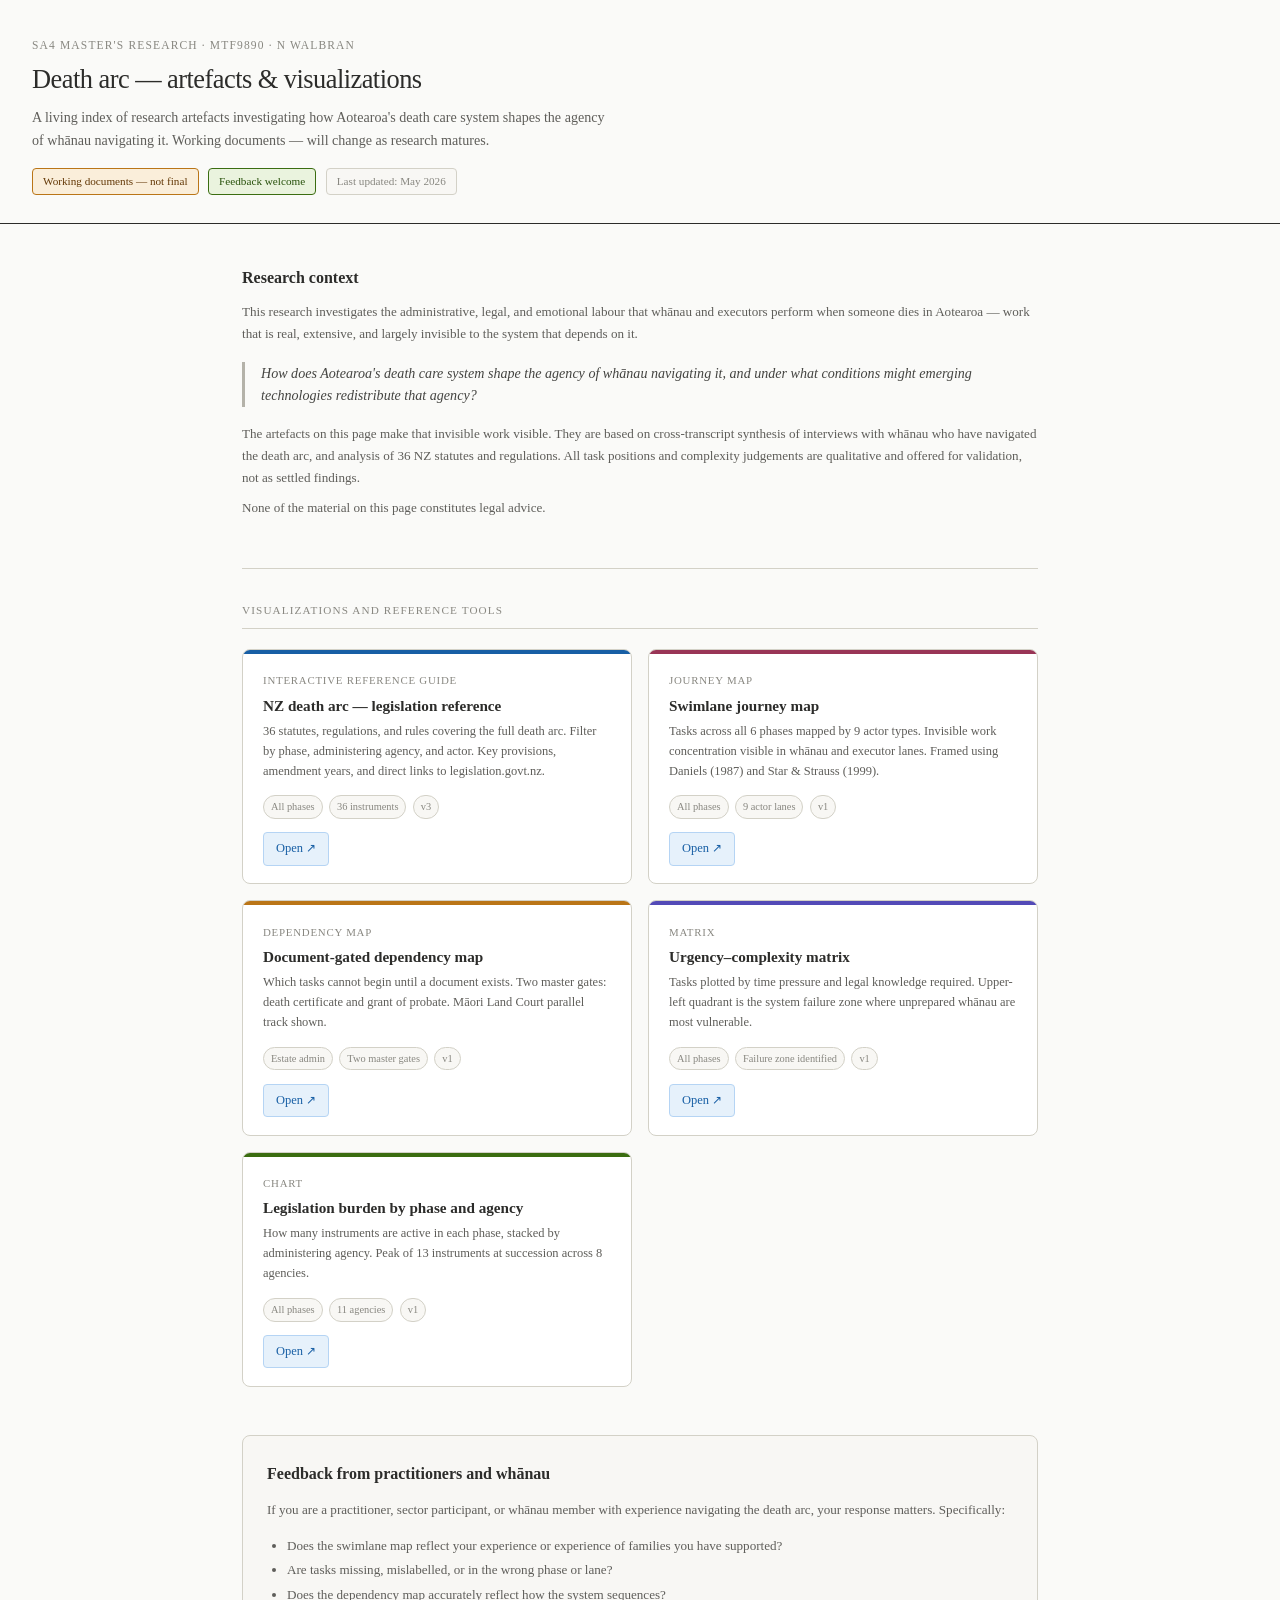
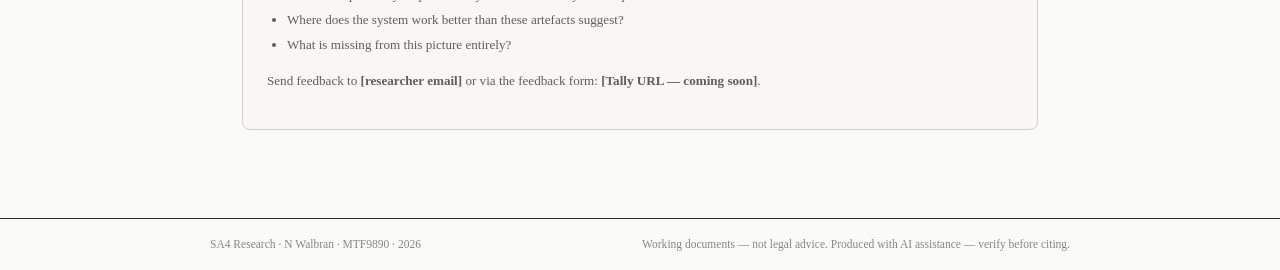
<file: index.html>
<!DOCTYPE html>
<html lang="en">
<head>
<meta charset="UTF-8">
<meta name="viewport" content="width=device-width, initial-scale=1.0">
<title>SA4 Research — Death Arc Artefacts</title>
<link rel="stylesheet" href="style.css">
</head>
<body>
<header class="site-header">
  <div class="eyebrow">SA4 Master's Research · MTF9890 · N Walbran</div>
  <h1>Death arc — artefacts &amp; visualizations</h1>
  <p class="subtitle">A living index of research artefacts investigating how Aotearoa's death care system shapes the agency of whānau navigating it. Working documents — will change as research matures.</p>
  <div class="badge-row">
    <span class="badge badge-draft">Working documents — not final</span>
    <span class="badge badge-live">Feedback welcome</span>
    <span class="badge badge-neutral">Last updated: May 2026</span>
  </div>
</header>
<main class="site-main">
  <div class="context-block">
    <h2>Research context</h2>
    <p>This research investigates the administrative, legal, and emotional labour that whānau and executors perform when someone dies in Aotearoa — work that is real, extensive, and largely invisible to the system that depends on it.</p>
    <div class="research-question">How does Aotearoa's death care system shape the agency of whānau navigating it, and under what conditions might emerging technologies redistribute that agency?</div>
    <p>The artefacts on this page make that invisible work visible. They are based on cross-transcript synthesis of interviews with whānau who have navigated the death arc, and analysis of 36 NZ statutes and regulations. All task positions and complexity judgements are qualitative and offered for validation, not as settled findings.</p>
    <p class="small muted">None of the material on this page constitutes legal advice.</p>
  </div>
  <hr>
  <div class="section-label">Visualizations and reference tools</div>
  <div class="card-grid">
    <div class="artefact-card">
      <div class="card-accent" style="background:#185FA5"></div>
      <div class="card-body">
        <div class="card-type">Interactive reference guide</div>
        <div class="card-title">NZ death arc — legislation reference</div>
        <div class="card-desc">36 statutes, regulations, and rules covering the full death arc. Filter by phase, administering agency, and actor. Key provisions, amendment years, and direct links to legislation.govt.nz.</div>
        <div class="card-tags">
          <span class="card-tag">All phases</span>
          <span class="card-tag">36 instruments</span>
          <span class="card-tag">v3</span>
        </div>
        <a class="card-cta" href="nz_death_arc_legislation_v3.html">Open ↗</a>
      </div>
    </div>
    <div class="artefact-card">
      <div class="card-accent" style="background:#993556"></div>
      <div class="card-body">
        <div class="card-type">Journey map</div>
        <div class="card-title">Swimlane journey map</div>
        <div class="card-desc">Tasks across all 6 phases mapped by 9 actor types. Invisible work concentration visible in whānau and executor lanes. Framed using Daniels (1987) and Star &amp; Strauss (1999).</div>
        <div class="card-tags">
          <span class="card-tag">All phases</span>
          <span class="card-tag">9 actor lanes</span>
          <span class="card-tag">v1</span>
        </div>
        <a class="card-cta" href="01_swimlane_journey_map.html">Open ↗</a>
      </div>
    </div>
    <div class="artefact-card">
      <div class="card-accent" style="background:#BA7517"></div>
      <div class="card-body">
        <div class="card-type">Dependency map</div>
        <div class="card-title">Document-gated dependency map</div>
        <div class="card-desc">Which tasks cannot begin until a document exists. Two master gates: death certificate and grant of probate. Māori Land Court parallel track shown.</div>
        <div class="card-tags">
          <span class="card-tag">Estate admin</span>
          <span class="card-tag">Two master gates</span>
          <span class="card-tag">v1</span>
        </div>
        <a class="card-cta" href="02_dependency_map.html">Open ↗</a>
      </div>
    </div>
    <div class="artefact-card">
      <div class="card-accent" style="background:#534AB7"></div>
      <div class="card-body">
        <div class="card-type">Matrix</div>
        <div class="card-title">Urgency–complexity matrix</div>
        <div class="card-desc">Tasks plotted by time pressure and legal knowledge required. Upper-left quadrant is the system failure zone where unprepared whānau are most vulnerable.</div>
        <div class="card-tags">
          <span class="card-tag">All phases</span>
          <span class="card-tag">Failure zone identified</span>
          <span class="card-tag">v1</span>
        </div>
        <a class="card-cta" href="03_urgency_complexity_matrix.html">Open ↗</a>
      </div>
    </div>
    <div class="artefact-card">
      <div class="card-accent" style="background:#3B6D11"></div>
      <div class="card-body">
        <div class="card-type">Chart</div>
        <div class="card-title">Legislation burden by phase and agency</div>
        <div class="card-desc">How many instruments are active in each phase, stacked by administering agency. Peak of 13 instruments at succession across 8 agencies.</div>
        <div class="card-tags">
          <span class="card-tag">All phases</span>
          <span class="card-tag">11 agencies</span>
          <span class="card-tag">v1</span>
        </div>
        <a class="card-cta" href="04_burden_chart.html">Open ↗</a>
      </div>
    </div>
  </div>
  <div class="feedback-box">
    <h2>Feedback from practitioners and whānau</h2>
    <p>If you are a practitioner, sector participant, or whānau member with experience navigating the death arc, your response matters. Specifically:</p>
    <ul>
      <li>Does the swimlane map reflect your experience or experience of families you have supported?</li>
      <li>Are tasks missing, mislabelled, or in the wrong phase or lane?</li>
      <li>Does the dependency map accurately reflect how the system sequences?</li>
      <li>Where does the system work better than these artefacts suggest?</li>
      <li>What is missing from this picture entirely?</li>
    </ul>
    <p style="margin-top:0.75rem">Send feedback to <strong>[researcher email]</strong> or via the feedback form: <strong>[Tally URL — coming soon]</strong>.</p>
  </div>
</main>
<footer class="site-footer">
  <div class="container">
    <span>SA4 Research · N Walbran · MTF9890 · 2026</span>
    <span>Working documents — not legal advice. Produced with AI assistance — verify before citing.</span>
  </div>
</footer>
</body>
</html>
</file>
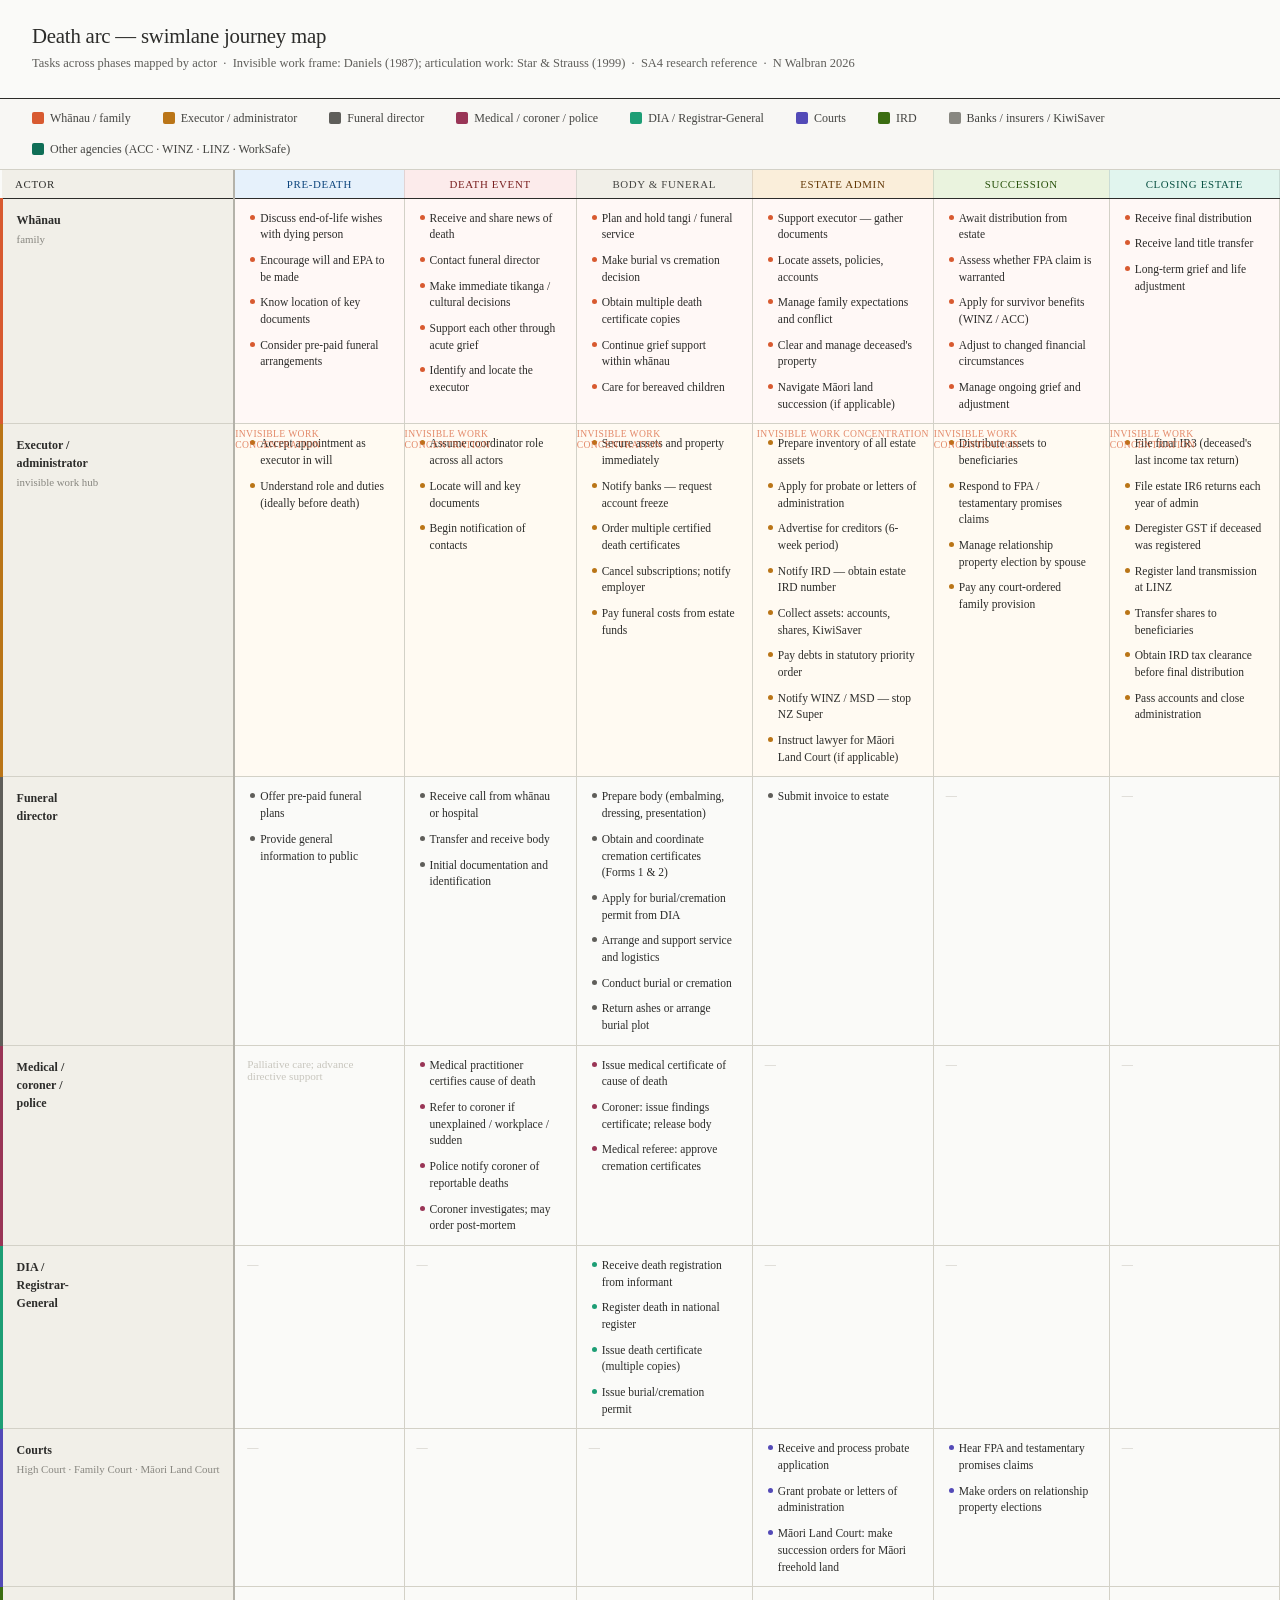
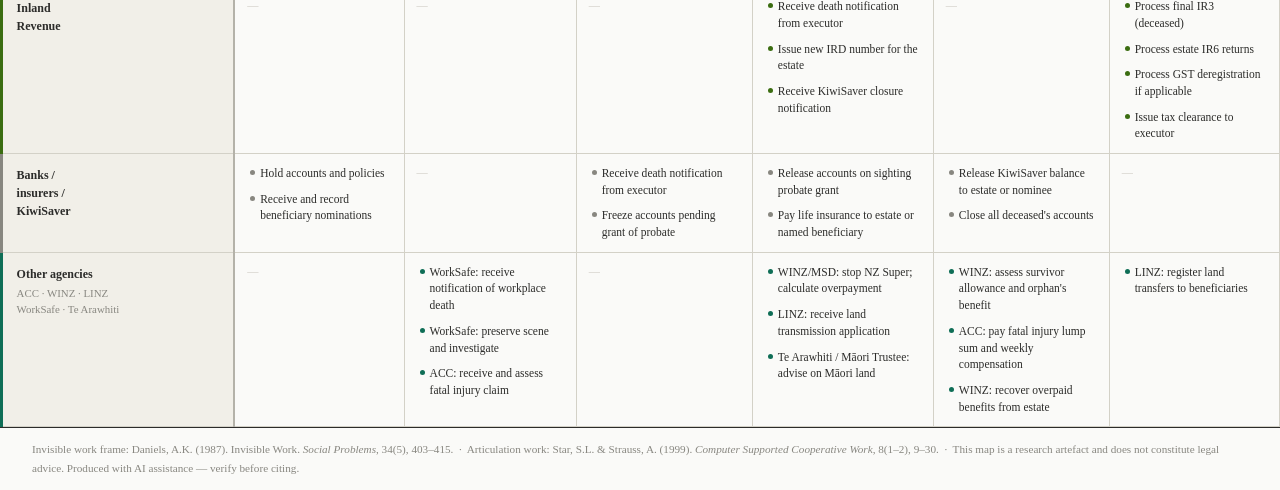
<file: 01_swimlane_journey_map.html>
<!DOCTYPE html>
<html lang="en">
<head>
<meta charset="UTF-8">
<meta name="viewport" content="width=device-width, initial-scale=1.0">
<title>Death Arc — Swimlane Journey Map</title>
<style>
*{box-sizing:border-box;margin:0;padding:0}
body{font-family:'Georgia',serif;background:#FAFAF8;color:#2C2C2A;font-size:13px}
.hdr{padding:1.5rem 2rem;border-bottom:1.5px solid #2C2C2A}
.hdr h1{font-size:1.3rem;font-weight:normal;letter-spacing:-0.01em}
.hdr p{font-size:0.78rem;color:#5F5E5A;margin-top:0.35rem;line-height:1.6}
.legend{display:flex;flex-wrap:wrap;gap:1rem 2rem;padding:0.75rem 2rem;border-bottom:1px solid #D3D1C7;background:#F8F7F4}
.li{display:flex;align-items:center;gap:6px;font-size:0.75rem;color:#444441}
.ld{width:12px;height:12px;border-radius:2px;flex-shrink:0}
.wrap{overflow-x:auto;-webkit-overflow-scrolling:touch}
table{border-collapse:collapse;min-width:900px;width:100%}
.ph{text-align:center;font-size:0.68rem;font-weight:normal;letter-spacing:0.06em;text-transform:uppercase;padding:0.5rem 0.75rem;border-right:1px solid rgba(0,0,0,0.1);white-space:nowrap}
.an{font-size:0.75rem;font-weight:bold;padding:0.75rem 0.85rem;border-right:2px solid #B4B2A9;border-bottom:1px solid #D3D1C7;vertical-align:top;background:#F1EFE8;min-width:120px;white-space:nowrap;line-height:1.5}
.an small{display:block;font-weight:normal;font-size:0.68rem;color:#888780;margin-top:2px}
.tc{vertical-align:top;padding:0.5rem;border-right:1px solid #D3D1C7;border-bottom:1px solid #D3D1C7;min-width:155px}
.t{border-radius:3px;padding:3px 7px;margin-bottom:3px;line-height:1.45;display:flex;align-items:flex-start;gap:5px;font-size:0.72rem}
.t:last-child{margin-bottom:0}
.dot{min-width:5px;height:5px;border-radius:50%;margin-top:5px;flex-shrink:0}
.nil{color:#C8C6BE;font-size:0.7rem;padding:4px}
.ft{font-size:0.7rem;color:#888780;padding:0.75rem 2rem;border-top:1.5px solid #2C2C2A;margin-top:0;line-height:1.7}
.heavy{background:#FFF3EF;position:relative}
.heavy::after{content:'invisible work concentration';position:absolute;top:4px;right:4px;font-size:0.6rem;color:#D85A30;letter-spacing:0.04em;text-transform:uppercase;opacity:0.7}
</style>
</head>
<body>
<div class="hdr">
  <h1>Death arc — swimlane journey map</h1>
  <p>Tasks across phases mapped by actor &nbsp;·&nbsp; Invisible work frame: Daniels (1987); articulation work: Star &amp; Strauss (1999) &nbsp;·&nbsp; SA4 research reference &nbsp;·&nbsp; N Walbran 2026</p>
</div>
<div class="legend">
  <div class="li"><div class="ld" style="background:#D85A30"></div>Whānau / family</div>
  <div class="li"><div class="ld" style="background:#BA7517"></div>Executor / administrator</div>
  <div class="li"><div class="ld" style="background:#5F5E5A"></div>Funeral director</div>
  <div class="li"><div class="ld" style="background:#993556"></div>Medical / coroner / police</div>
  <div class="li"><div class="ld" style="background:#1D9E75"></div>DIA / Registrar-General</div>
  <div class="li"><div class="ld" style="background:#534AB7"></div>Courts</div>
  <div class="li"><div class="ld" style="background:#3B6D11"></div>IRD</div>
  <div class="li"><div class="ld" style="background:#888780"></div>Banks / insurers / KiwiSaver</div>
  <div class="li"><div class="ld" style="background:#0F6E56"></div>Other agencies (ACC · WINZ · LINZ · WorkSafe)</div>
</div>
<div class="wrap">
<table>
<thead>
<tr>
  <th style="background:#F1EFE8;border-right:2px solid #B4B2A9;border-bottom:1.5px solid #2C2C2A;min-width:120px;padding:0.5rem 0.85rem;font-size:0.68rem;font-weight:normal;letter-spacing:0.06em;text-transform:uppercase;text-align:left">Actor</th>
  <th class="ph" style="background:#E6F1FB;color:#0C447C;border-bottom:1.5px solid #2C2C2A">Pre-death</th>
  <th class="ph" style="background:#FCEBEB;color:#791F1F;border-bottom:1.5px solid #2C2C2A">Death event</th>
  <th class="ph" style="background:#F1EFE8;color:#444441;border-bottom:1.5px solid #2C2C2A">Body &amp; funeral</th>
  <th class="ph" style="background:#FAEEDA;color:#633806;border-bottom:1.5px solid #2C2C2A">Estate admin</th>
  <th class="ph" style="background:#EAF3DE;color:#27500A;border-bottom:1.5px solid #2C2C2A">Succession</th>
  <th class="ph" style="background:#E1F5EE;color:#085041;border-bottom:1.5px solid #2C2C2A">Closing estate</th>
</tr>
</thead>
<tbody>
<!-- WHANAU -->
<tr>
<td class="an" style="border-left:3px solid #D85A30">Whānau<small>family</small></td>
<td class="tc" style="background:#FFF8F6">
  <div class="t"><div class="dot" style="background:#D85A30"></div>Discuss end-of-life wishes with dying person</div>
  <div class="t"><div class="dot" style="background:#D85A30"></div>Encourage will and EPA to be made</div>
  <div class="t"><div class="dot" style="background:#D85A30"></div>Know location of key documents</div>
  <div class="t"><div class="dot" style="background:#D85A30"></div>Consider pre-paid funeral arrangements</div>
</td>
<td class="tc" style="background:#FFF8F6">
  <div class="t"><div class="dot" style="background:#D85A30"></div>Receive and share news of death</div>
  <div class="t"><div class="dot" style="background:#D85A30"></div>Contact funeral director</div>
  <div class="t"><div class="dot" style="background:#D85A30"></div>Make immediate tikanga / cultural decisions</div>
  <div class="t"><div class="dot" style="background:#D85A30"></div>Support each other through acute grief</div>
  <div class="t"><div class="dot" style="background:#D85A30"></div>Identify and locate the executor</div>
</td>
<td class="tc" style="background:#FFF8F6">
  <div class="t"><div class="dot" style="background:#D85A30"></div>Plan and hold tangi / funeral service</div>
  <div class="t"><div class="dot" style="background:#D85A30"></div>Make burial vs cremation decision</div>
  <div class="t"><div class="dot" style="background:#D85A30"></div>Obtain multiple death certificate copies</div>
  <div class="t"><div class="dot" style="background:#D85A30"></div>Continue grief support within whānau</div>
  <div class="t"><div class="dot" style="background:#D85A30"></div>Care for bereaved children</div>
</td>
<td class="tc" style="background:#FFF8F6">
  <div class="t"><div class="dot" style="background:#D85A30"></div>Support executor — gather documents</div>
  <div class="t"><div class="dot" style="background:#D85A30"></div>Locate assets, policies, accounts</div>
  <div class="t"><div class="dot" style="background:#D85A30"></div>Manage family expectations and conflict</div>
  <div class="t"><div class="dot" style="background:#D85A30"></div>Clear and manage deceased's property</div>
  <div class="t"><div class="dot" style="background:#D85A30"></div>Navigate Māori land succession (if applicable)</div>
</td>
<td class="tc" style="background:#FFF8F6">
  <div class="t"><div class="dot" style="background:#D85A30"></div>Await distribution from estate</div>
  <div class="t"><div class="dot" style="background:#D85A30"></div>Assess whether FPA claim is warranted</div>
  <div class="t"><div class="dot" style="background:#D85A30"></div>Apply for survivor benefits (WINZ / ACC)</div>
  <div class="t"><div class="dot" style="background:#D85A30"></div>Adjust to changed financial circumstances</div>
  <div class="t"><div class="dot" style="background:#D85A30"></div>Manage ongoing grief and adjustment</div>
</td>
<td class="tc" style="background:#FFF8F6">
  <div class="t"><div class="dot" style="background:#D85A30"></div>Receive final distribution</div>
  <div class="t"><div class="dot" style="background:#D85A30"></div>Receive land title transfer</div>
  <div class="t"><div class="dot" style="background:#D85A30"></div>Long-term grief and life adjustment</div>
</td>
</tr>
<!-- EXECUTOR -->
<tr>
<td class="an" style="border-left:3px solid #BA7517">Executor /<br>administrator<small>invisible work hub</small></td>
<td class="tc heavy" style="background:#FFFAF2">
  <div class="t"><div class="dot" style="background:#BA7517"></div>Accept appointment as executor in will</div>
  <div class="t"><div class="dot" style="background:#BA7517"></div>Understand role and duties (ideally before death)</div>
</td>
<td class="tc heavy" style="background:#FFFAF2">
  <div class="t"><div class="dot" style="background:#BA7517"></div>Assume coordinator role across all actors</div>
  <div class="t"><div class="dot" style="background:#BA7517"></div>Locate will and key documents</div>
  <div class="t"><div class="dot" style="background:#BA7517"></div>Begin notification of contacts</div>
</td>
<td class="tc heavy" style="background:#FFFAF2">
  <div class="t"><div class="dot" style="background:#BA7517"></div>Secure assets and property immediately</div>
  <div class="t"><div class="dot" style="background:#BA7517"></div>Notify banks — request account freeze</div>
  <div class="t"><div class="dot" style="background:#BA7517"></div>Order multiple certified death certificates</div>
  <div class="t"><div class="dot" style="background:#BA7517"></div>Cancel subscriptions; notify employer</div>
  <div class="t"><div class="dot" style="background:#BA7517"></div>Pay funeral costs from estate funds</div>
</td>
<td class="tc heavy" style="background:#FFFAF2">
  <div class="t"><div class="dot" style="background:#BA7517"></div>Prepare inventory of all estate assets</div>
  <div class="t"><div class="dot" style="background:#BA7517"></div>Apply for probate or letters of administration</div>
  <div class="t"><div class="dot" style="background:#BA7517"></div>Advertise for creditors (6-week period)</div>
  <div class="t"><div class="dot" style="background:#BA7517"></div>Notify IRD — obtain estate IRD number</div>
  <div class="t"><div class="dot" style="background:#BA7517"></div>Collect assets: accounts, shares, KiwiSaver</div>
  <div class="t"><div class="dot" style="background:#BA7517"></div>Pay debts in statutory priority order</div>
  <div class="t"><div class="dot" style="background:#BA7517"></div>Notify WINZ / MSD — stop NZ Super</div>
  <div class="t"><div class="dot" style="background:#BA7517"></div>Instruct lawyer for Māori Land Court (if applicable)</div>
</td>
<td class="tc heavy" style="background:#FFFAF2">
  <div class="t"><div class="dot" style="background:#BA7517"></div>Distribute assets to beneficiaries</div>
  <div class="t"><div class="dot" style="background:#BA7517"></div>Respond to FPA / testamentary promises claims</div>
  <div class="t"><div class="dot" style="background:#BA7517"></div>Manage relationship property election by spouse</div>
  <div class="t"><div class="dot" style="background:#BA7517"></div>Pay any court-ordered family provision</div>
</td>
<td class="tc heavy" style="background:#FFFAF2">
  <div class="t"><div class="dot" style="background:#BA7517"></div>File final IR3 (deceased's last income tax return)</div>
  <div class="t"><div class="dot" style="background:#BA7517"></div>File estate IR6 returns each year of admin</div>
  <div class="t"><div class="dot" style="background:#BA7517"></div>Deregister GST if deceased was registered</div>
  <div class="t"><div class="dot" style="background:#BA7517"></div>Register land transmission at LINZ</div>
  <div class="t"><div class="dot" style="background:#BA7517"></div>Transfer shares to beneficiaries</div>
  <div class="t"><div class="dot" style="background:#BA7517"></div>Obtain IRD tax clearance before final distribution</div>
  <div class="t"><div class="dot" style="background:#BA7517"></div>Pass accounts and close administration</div>
</td>
</tr>
<!-- FUNERAL DIRECTOR -->
<tr>
<td class="an" style="border-left:3px solid #5F5E5A">Funeral<br>director</td>
<td class="tc">
  <div class="t"><div class="dot" style="background:#5F5E5A"></div>Offer pre-paid funeral plans</div>
  <div class="t"><div class="dot" style="background:#5F5E5A"></div>Provide general information to public</div>
</td>
<td class="tc">
  <div class="t"><div class="dot" style="background:#5F5E5A"></div>Receive call from whānau or hospital</div>
  <div class="t"><div class="dot" style="background:#5F5E5A"></div>Transfer and receive body</div>
  <div class="t"><div class="dot" style="background:#5F5E5A"></div>Initial documentation and identification</div>
</td>
<td class="tc">
  <div class="t"><div class="dot" style="background:#5F5E5A"></div>Prepare body (embalming, dressing, presentation)</div>
  <div class="t"><div class="dot" style="background:#5F5E5A"></div>Obtain and coordinate cremation certificates (Forms 1 &amp; 2)</div>
  <div class="t"><div class="dot" style="background:#5F5E5A"></div>Apply for burial/cremation permit from DIA</div>
  <div class="t"><div class="dot" style="background:#5F5E5A"></div>Arrange and support service and logistics</div>
  <div class="t"><div class="dot" style="background:#5F5E5A"></div>Conduct burial or cremation</div>
  <div class="t"><div class="dot" style="background:#5F5E5A"></div>Return ashes or arrange burial plot</div>
</td>
<td class="tc">
  <div class="t"><div class="dot" style="background:#5F5E5A"></div>Submit invoice to estate</div>
</td>
<td class="tc"><div class="nil">—</div></td>
<td class="tc"><div class="nil">—</div></td>
</tr>
<!-- MEDICAL / CORONER -->
<tr>
<td class="an" style="border-left:3px solid #993556">Medical /<br>coroner /<br>police</td>
<td class="tc"><div class="nil">Palliative care; advance directive support</div></td>
<td class="tc">
  <div class="t"><div class="dot" style="background:#993556"></div>Medical practitioner certifies cause of death</div>
  <div class="t"><div class="dot" style="background:#993556"></div>Refer to coroner if unexplained / workplace / sudden</div>
  <div class="t"><div class="dot" style="background:#993556"></div>Police notify coroner of reportable deaths</div>
  <div class="t"><div class="dot" style="background:#993556"></div>Coroner investigates; may order post-mortem</div>
</td>
<td class="tc">
  <div class="t"><div class="dot" style="background:#993556"></div>Issue medical certificate of cause of death</div>
  <div class="t"><div class="dot" style="background:#993556"></div>Coroner: issue findings certificate; release body</div>
  <div class="t"><div class="dot" style="background:#993556"></div>Medical referee: approve cremation certificates</div>
</td>
<td class="tc"><div class="nil">—</div></td>
<td class="tc"><div class="nil">—</div></td>
<td class="tc"><div class="nil">—</div></td>
</tr>
<!-- DIA -->
<tr>
<td class="an" style="border-left:3px solid #1D9E75">DIA /<br>Registrar-<br>General</td>
<td class="tc"><div class="nil">—</div></td>
<td class="tc"><div class="nil">—</div></td>
<td class="tc">
  <div class="t"><div class="dot" style="background:#1D9E75"></div>Receive death registration from informant</div>
  <div class="t"><div class="dot" style="background:#1D9E75"></div>Register death in national register</div>
  <div class="t"><div class="dot" style="background:#1D9E75"></div>Issue death certificate (multiple copies)</div>
  <div class="t"><div class="dot" style="background:#1D9E75"></div>Issue burial/cremation permit</div>
</td>
<td class="tc"><div class="nil">—</div></td>
<td class="tc"><div class="nil">—</div></td>
<td class="tc"><div class="nil">—</div></td>
</tr>
<!-- COURTS -->
<tr>
<td class="an" style="border-left:3px solid #534AB7">Courts<small>High Court · Family Court · Māori Land Court</small></td>
<td class="tc"><div class="nil">—</div></td>
<td class="tc"><div class="nil">—</div></td>
<td class="tc"><div class="nil">—</div></td>
<td class="tc">
  <div class="t"><div class="dot" style="background:#534AB7"></div>Receive and process probate application</div>
  <div class="t"><div class="dot" style="background:#534AB7"></div>Grant probate or letters of administration</div>
  <div class="t"><div class="dot" style="background:#534AB7"></div>Māori Land Court: make succession orders for Māori freehold land</div>
</td>
<td class="tc">
  <div class="t"><div class="dot" style="background:#534AB7"></div>Hear FPA and testamentary promises claims</div>
  <div class="t"><div class="dot" style="background:#534AB7"></div>Make orders on relationship property elections</div>
</td>
<td class="tc"><div class="nil">—</div></td>
</tr>
<!-- IRD -->
<tr>
<td class="an" style="border-left:3px solid #3B6D11">Inland<br>Revenue</td>
<td class="tc"><div class="nil">—</div></td>
<td class="tc"><div class="nil">—</div></td>
<td class="tc"><div class="nil">—</div></td>
<td class="tc">
  <div class="t"><div class="dot" style="background:#3B6D11"></div>Receive death notification from executor</div>
  <div class="t"><div class="dot" style="background:#3B6D11"></div>Issue new IRD number for the estate</div>
  <div class="t"><div class="dot" style="background:#3B6D11"></div>Receive KiwiSaver closure notification</div>
</td>
<td class="tc"><div class="nil">—</div></td>
<td class="tc">
  <div class="t"><div class="dot" style="background:#3B6D11"></div>Process final IR3 (deceased)</div>
  <div class="t"><div class="dot" style="background:#3B6D11"></div>Process estate IR6 returns</div>
  <div class="t"><div class="dot" style="background:#3B6D11"></div>Process GST deregistration if applicable</div>
  <div class="t"><div class="dot" style="background:#3B6D11"></div>Issue tax clearance to executor</div>
</td>
</tr>
<!-- BANKS -->
<tr>
<td class="an" style="border-left:3px solid #888780">Banks /<br>insurers /<br>KiwiSaver</td>
<td class="tc">
  <div class="t"><div class="dot" style="background:#888780"></div>Hold accounts and policies</div>
  <div class="t"><div class="dot" style="background:#888780"></div>Receive and record beneficiary nominations</div>
</td>
<td class="tc"><div class="nil">—</div></td>
<td class="tc">
  <div class="t"><div class="dot" style="background:#888780"></div>Receive death notification from executor</div>
  <div class="t"><div class="dot" style="background:#888780"></div>Freeze accounts pending grant of probate</div>
</td>
<td class="tc">
  <div class="t"><div class="dot" style="background:#888780"></div>Release accounts on sighting probate grant</div>
  <div class="t"><div class="dot" style="background:#888780"></div>Pay life insurance to estate or named beneficiary</div>
</td>
<td class="tc">
  <div class="t"><div class="dot" style="background:#888780"></div>Release KiwiSaver balance to estate or nominee</div>
  <div class="t"><div class="dot" style="background:#888780"></div>Close all deceased's accounts</div>
</td>
<td class="tc"><div class="nil">—</div></td>
</tr>
<!-- OTHER AGENCIES -->
<tr>
<td class="an" style="border-left:3px solid #0F6E56">Other agencies<small>ACC · WINZ · LINZ<br>WorkSafe · Te Arawhiti</small></td>
<td class="tc"><div class="nil">—</div></td>
<td class="tc">
  <div class="t"><div class="dot" style="background:#0F6E56"></div>WorkSafe: receive notification of workplace death</div>
  <div class="t"><div class="dot" style="background:#0F6E56"></div>WorkSafe: preserve scene and investigate</div>
  <div class="t"><div class="dot" style="background:#0F6E56"></div>ACC: receive and assess fatal injury claim</div>
</td>
<td class="tc"><div class="nil">—</div></td>
<td class="tc">
  <div class="t"><div class="dot" style="background:#0F6E56"></div>WINZ/MSD: stop NZ Super; calculate overpayment</div>
  <div class="t"><div class="dot" style="background:#0F6E56"></div>LINZ: receive land transmission application</div>
  <div class="t"><div class="dot" style="background:#0F6E56"></div>Te Arawhiti / Māori Trustee: advise on Māori land</div>
</td>
<td class="tc">
  <div class="t"><div class="dot" style="background:#0F6E56"></div>WINZ: assess survivor allowance and orphan's benefit</div>
  <div class="t"><div class="dot" style="background:#0F6E56"></div>ACC: pay fatal injury lump sum and weekly compensation</div>
  <div class="t"><div class="dot" style="background:#0F6E56"></div>WINZ: recover overpaid benefits from estate</div>
</td>
<td class="tc">
  <div class="t"><div class="dot" style="background:#0F6E56"></div>LINZ: register land transfers to beneficiaries</div>
</td>
</tr>
</tbody>
</table>
</div>
<div class="ft">
  Invisible work frame: Daniels, A.K. (1987). Invisible Work. <em>Social Problems</em>, 34(5), 403–415. &nbsp;·&nbsp; Articulation work: Star, S.L. &amp; Strauss, A. (1999). <em>Computer Supported Cooperative Work</em>, 8(1–2), 9–30. &nbsp;·&nbsp; This map is a research artefact and does not constitute legal advice. Produced with AI assistance — verify before citing.
</div>
</body>
</html>
</file>
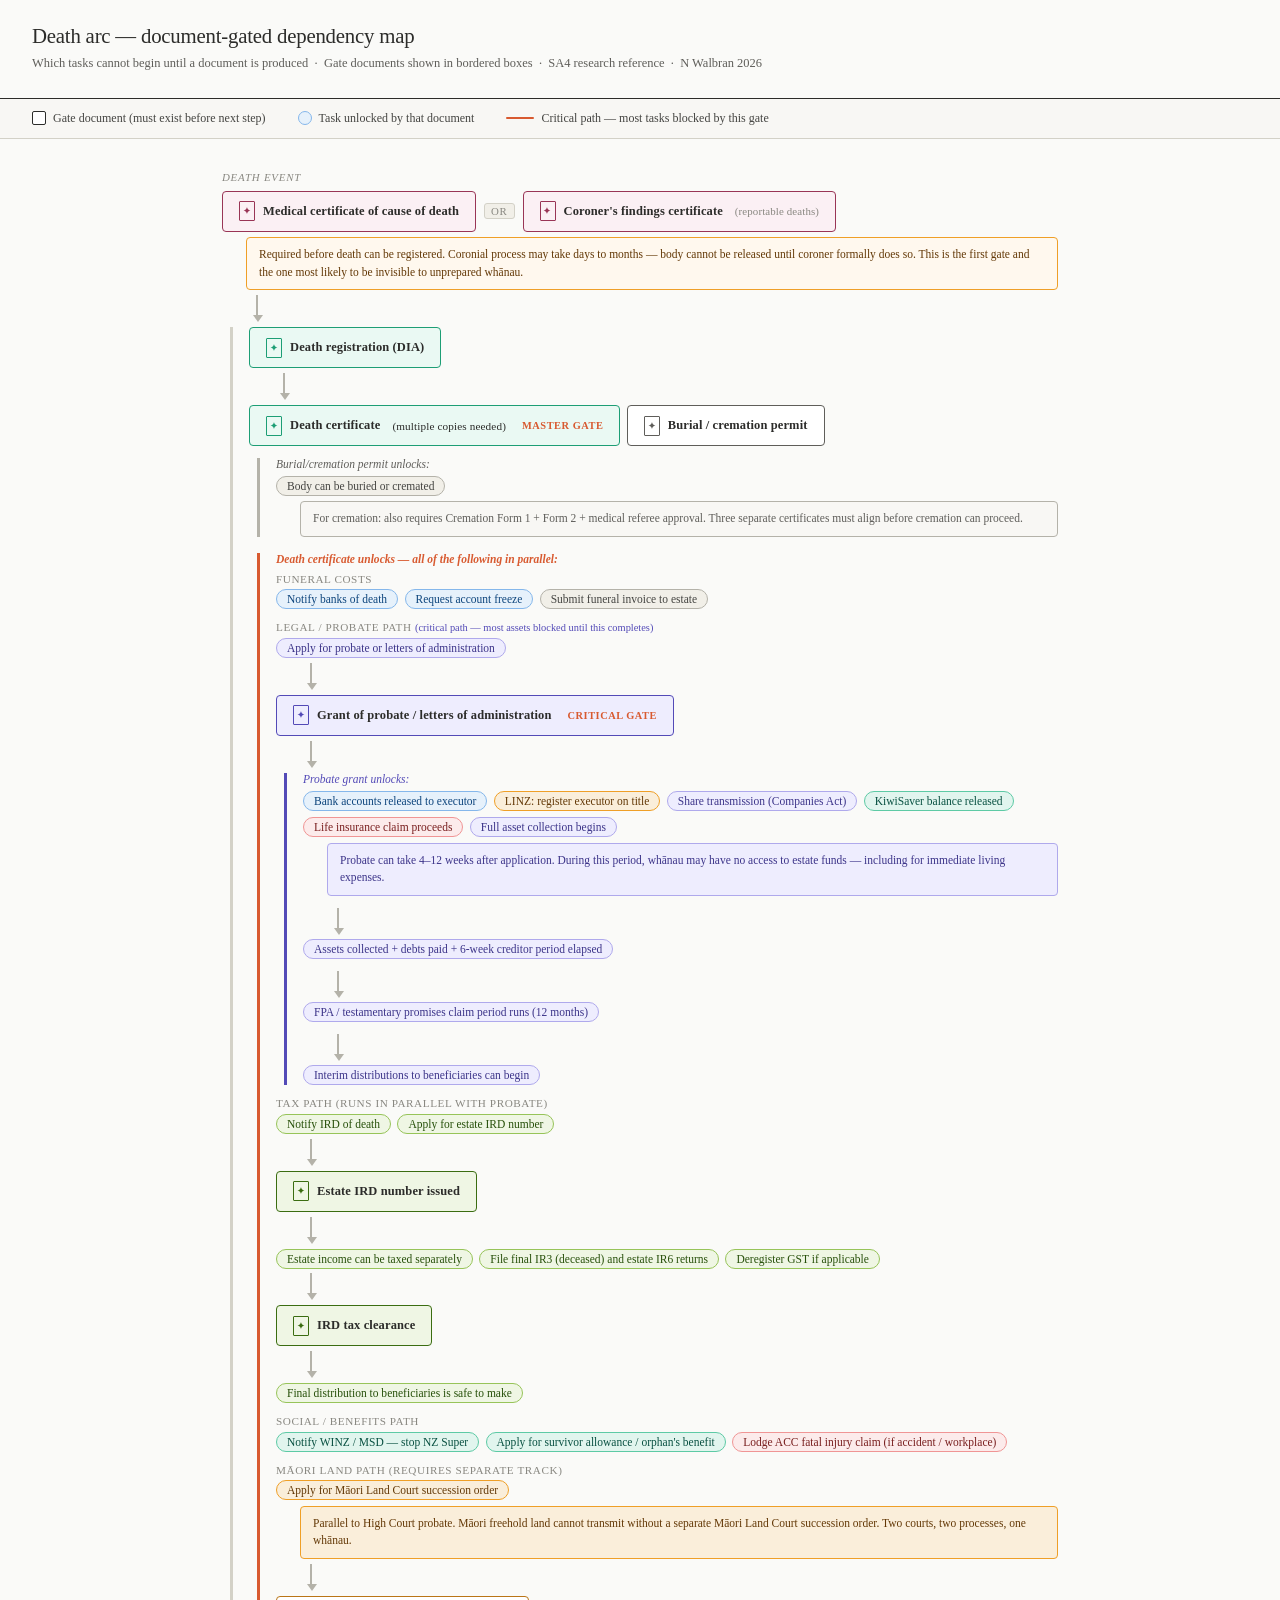
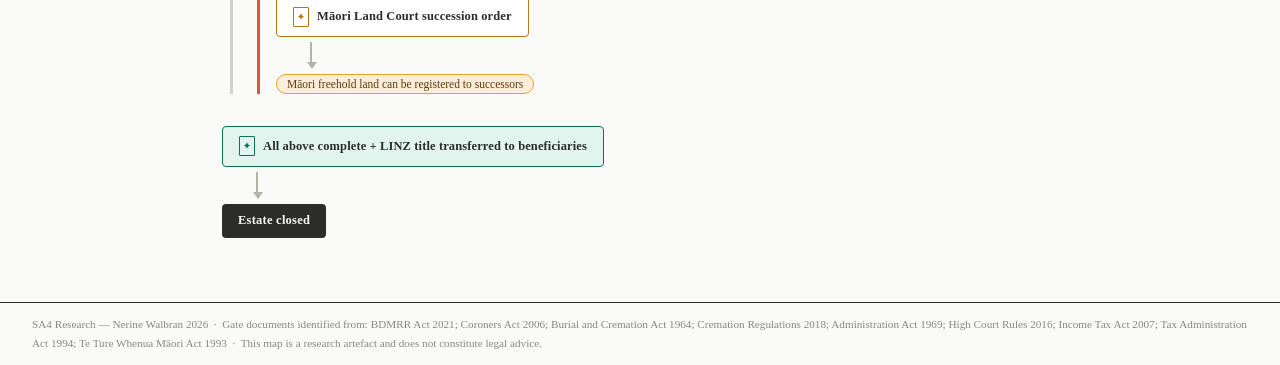
<file: 02_dependency_map.html>
<!DOCTYPE html>
<html lang="en">
<head>
<meta charset="UTF-8">
<meta name="viewport" content="width=device-width, initial-scale=1.0">
<title>Death Arc — Document-Gated Dependency Map</title>
<style>
*{box-sizing:border-box;margin:0;padding:0}
body{font-family:'Georgia',serif;background:#FAFAF8;color:#2C2C2A;font-size:13px}
.hdr{padding:1.5rem 2rem;border-bottom:1.5px solid #2C2C2A}
.hdr h1{font-size:1.3rem;font-weight:normal;letter-spacing:-0.01em}
.hdr p{font-size:0.78rem;color:#5F5E5A;margin-top:0.35rem;line-height:1.6}
.legend{display:flex;flex-wrap:wrap;gap:0.75rem 2rem;padding:0.75rem 2rem;border-bottom:1px solid #D3D1C7;background:#F8F7F4}
.li{display:flex;align-items:center;gap:7px;font-size:0.75rem;color:#444441}
.main{padding:2rem;max-width:900px;margin:0 auto}
.gate{margin-bottom:2rem;position:relative}
.gate-doc{background:#fff;border:1.5px solid #2C2C2A;border-radius:4px;padding:0.6rem 1rem;display:inline-flex;align-items:center;gap:8px;font-size:0.78rem;font-weight:bold;letter-spacing:0.01em}
.gate-doc.coroner{border-color:#993556;background:#FBF0F4}
.gate-doc.dia{border-color:#1D9E75;background:#EAF9F3}
.gate-doc.probate{border-color:#534AB7;background:#EEEDFE}
.gate-doc.ird{border-color:#3B6D11;background:#EFF6E4}
.doc-icon{width:16px;height:20px;border:1.5px solid currentColor;border-radius:1px;position:relative;display:flex;align-items:center;justify-content:center;font-size:9px;flex-shrink:0}
.or-split{display:flex;align-items:center;gap:0.5rem;margin:0.4rem 0 0.4rem 0.5rem}
.or-label{font-size:0.68rem;text-transform:uppercase;letter-spacing:0.06em;color:#888780;background:#F1EFE8;border:1px solid #D3D1C7;border-radius:3px;padding:1px 6px}
.arrow-down{display:flex;flex-direction:column;align-items:flex-start;margin:0.3rem 0 0.3rem 1.5rem;gap:0}
.arrow-line{width:2px;height:20px;background:#B4B2A9;margin-left:10px}
.arrow-head{width:0;height:0;border-left:5px solid transparent;border-right:5px solid transparent;border-top:7px solid #B4B2A9;margin-left:7px}
.unlocks{margin-left:1.5rem;margin-top:0.25rem}
.unlocks-label{font-size:0.68rem;text-transform:uppercase;letter-spacing:0.06em;color:#888780;margin-bottom:0.4rem;margin-left:2px}
.unlock-grid{display:flex;flex-wrap:wrap;gap:0.4rem;margin-bottom:0.25rem}
.task-node{border-radius:20px;padding:3px 10px;font-size:0.72rem;display:inline-flex;align-items:center;gap:5px;border:1px solid}
.task-node.funeral{background:#F1EFE8;border-color:#B4B2A9;color:#444441}
.task-node.bank{background:#E6F1FB;border-color:#85B7EB;color:#0C447C}
.task-node.legal{background:#EEEDFE;border-color:#AFA9EC;color:#3C3489}
.task-node.tax{background:#EFF6E4;border-color:#97C459;color:#27500A}
.task-node.land{background:#FAEEDA;border-color:#EF9F27;color:#633806}
.task-node.social{background:#E1F5EE;border-color:#5DCAA5;color:#085041}
.task-node.acc{background:#FCEBEB;border-color:#F09595;color:#791F1F}
.gate-section{border-left:3px solid #D3D1C7;padding-left:1rem;margin-left:0.5rem}
.phase-label{font-size:0.68rem;text-transform:uppercase;letter-spacing:0.07em;color:#888780;font-style:italic;margin-bottom:0.5rem}
.sub-arrow{display:flex;align-items:center;gap:6px;margin:0.2rem 0;padding-left:0.5rem;font-size:0.72rem;color:#5F5E5A}
.sub-arrow::before{content:'→';color:#B4B2A9;font-size:0.9rem}
.note-box{background:#FFF8EE;border:1px solid #EF9F27;border-radius:4px;padding:0.5rem 0.75rem;font-size:0.72rem;color:#633806;margin:0.35rem 0 0.35rem 1.5rem;line-height:1.5}
.parallel-badge{font-size:0.65rem;text-transform:uppercase;letter-spacing:0.05em;color:#fff;background:#888780;border-radius:3px;padding:1px 5px;margin-left:6px;vertical-align:middle}
.critical{border-color:#D85A30!important;background:#FFF3EF!important}
.critical-label{font-size:0.65rem;text-transform:uppercase;letter-spacing:0.05em;color:#D85A30;margin-left:8px}
.ft{font-size:0.7rem;color:#888780;padding:0.75rem 2rem;border-top:1.5px solid #2C2C2A;line-height:1.7}
</style>
</head>
<body>
<div class="hdr">
  <h1>Death arc — document-gated dependency map</h1>
  <p>Which tasks cannot begin until a document is produced &nbsp;·&nbsp; Gate documents shown in bordered boxes &nbsp;·&nbsp; SA4 research reference &nbsp;·&nbsp; N Walbran 2026</p>
</div>
<div class="legend">
  <div class="li"><span style="display:inline-block;width:14px;height:14px;border:1.5px solid #2C2C2A;border-radius:2px;background:#fff"></span>Gate document (must exist before next step)</div>
  <div class="li"><span style="display:inline-block;width:14px;height:14px;border-radius:20px;background:#E6F1FB;border:1px solid #85B7EB"></span>Task unlocked by that document</div>
  <div class="li"><span style="display:inline-block;width:28px;height:2px;background:#D85A30;border-radius:2px"></span>Critical path — most tasks blocked by this gate</div>
</div>

<div class="main">

<!-- GATE 1 -->
<div class="gate">
  <div class="phase-label">Death event</div>
  <div style="display:flex;align-items:center;flex-wrap:wrap;gap:0.5rem">
    <div class="gate-doc coroner" style="border-color:#993556;background:#FBF0F4"><div class="doc-icon" style="color:#993556">✦</div>Medical certificate of cause of death</div>
    <div class="or-label">or</div>
    <div class="gate-doc coroner" style="border-color:#993556;background:#FBF0F4"><div class="doc-icon" style="color:#993556">✦</div>Coroner's findings certificate <span style="font-weight:normal;font-size:0.68rem;color:#888780;margin-left:4px">(reportable deaths)</span></div>
  </div>
  <div class="note-box">Required before death can be registered. Coronial process may take days to months — body cannot be released until coroner formally does so. This is the first gate and the one most likely to be invisible to unprepared whānau.</div>
  <div class="arrow-down"><div class="arrow-line"></div><div class="arrow-head"></div></div>

  <!-- GATE 2 -->
  <div class="gate-section">
    <div class="gate-doc dia"><div class="doc-icon" style="color:#1D9E75">✦</div>Death registration (DIA)</div>
    <div class="arrow-down"><div class="arrow-line"></div><div class="arrow-head"></div></div>
    <div style="display:flex;flex-wrap:wrap;gap:0.4rem;margin-bottom:0.75rem">
      <div class="gate-doc dia" style="border-color:#1D9E75"><div class="doc-icon" style="color:#1D9E75">✦</div>Death certificate <span style="font-weight:normal;font-size:0.7rem;margin-left:4px">(multiple copies needed)</span><span class="critical-label">master gate</span></div>
      <div class="gate-doc" style="border-color:#5F5E5A"><div class="doc-icon" style="color:#5F5E5A">✦</div>Burial / cremation permit</div>
    </div>

    <!-- From burial permit -->
    <div class="gate-section" style="border-color:#B4B2A9;margin-bottom:1rem">
      <div style="font-size:0.72rem;color:#5F5E5A;margin-bottom:0.35rem;font-style:italic">Burial/cremation permit unlocks:</div>
      <div class="unlock-grid">
        <div class="task-node funeral">Body can be buried or cremated</div>
      </div>
      <div class="note-box" style="border-color:#B4B2A9;background:#F8F7F4;color:#5F5E5A">For cremation: also requires Cremation Form 1 + Form 2 + medical referee approval. Three separate certificates must align before cremation can proceed.</div>
    </div>

    <!-- From death certificate — the master gate -->
    <div class="gate-section" style="border-color:#D85A30;border-left-width:3px">
      <div style="font-size:0.72rem;color:#D85A30;margin-bottom:0.5rem;font-style:italic;font-weight:bold">Death certificate unlocks — all of the following in parallel:</div>
      
      <div style="margin-bottom:0.75rem">
        <div style="font-size:0.7rem;color:#888780;margin-bottom:0.3rem;text-transform:uppercase;letter-spacing:0.05em">Funeral costs</div>
        <div class="unlock-grid">
          <div class="task-node bank">Notify banks of death</div>
          <div class="task-node bank">Request account freeze</div>
          <div class="task-node funeral">Submit funeral invoice to estate</div>
        </div>
      </div>

      <div style="margin-bottom:0.75rem">
        <div style="font-size:0.7rem;color:#888780;margin-bottom:0.3rem;text-transform:uppercase;letter-spacing:0.05em">Legal / probate path <span style="font-size:0.65rem;color:#534AB7;text-transform:none;letter-spacing:0">(critical path — most assets blocked until this completes)</span></div>
        <div class="unlock-grid">
          <div class="task-node legal">Apply for probate or letters of administration</div>
        </div>
        <div class="arrow-down"><div class="arrow-line"></div><div class="arrow-head"></div></div>

        <!-- GATE 3: PROBATE -->
        <div class="gate-doc probate"><div class="doc-icon" style="color:#534AB7">✦</div>Grant of probate / letters of administration <span class="critical-label">critical gate</span></div>
        <div class="arrow-down"><div class="arrow-line"></div><div class="arrow-head"></div></div>
        <div class="gate-section" style="border-color:#534AB7">
          <div style="font-size:0.72rem;color:#534AB7;margin-bottom:0.4rem;font-style:italic">Probate grant unlocks:</div>
          <div class="unlock-grid">
            <div class="task-node bank">Bank accounts released to executor</div>
            <div class="task-node land">LINZ: register executor on title</div>
            <div class="task-node legal">Share transmission (Companies Act)</div>
            <div class="task-node social">KiwiSaver balance released</div>
            <div class="task-node acc">Life insurance claim proceeds</div>
            <div class="task-node legal">Full asset collection begins</div>
          </div>
          <div class="note-box" style="border-color:#AFA9EC;background:#EEEDFE;color:#3C3489">Probate can take 4–12 weeks after application. During this period, whānau may have no access to estate funds — including for immediate living expenses.</div>
          
          <div style="margin-top:0.75rem">
            <div class="arrow-down"><div class="arrow-line"></div><div class="arrow-head"></div></div>
            <div class="task-node legal" style="display:inline-flex;margin-bottom:0.4rem">Assets collected + debts paid + 6-week creditor period elapsed</div>
            <div class="arrow-down"><div class="arrow-line"></div><div class="arrow-head"></div></div>
            <div class="task-node legal" style="display:inline-flex;margin-bottom:0.4rem">FPA / testamentary promises claim period runs (12 months)</div>
            <div class="arrow-down"><div class="arrow-line"></div><div class="arrow-head"></div></div>
            <div class="task-node legal" style="display:inline-flex">Interim distributions to beneficiaries can begin</div>
          </div>
        </div>
      </div>

      <div style="margin-bottom:0.75rem">
        <div style="font-size:0.7rem;color:#888780;margin-bottom:0.3rem;text-transform:uppercase;letter-spacing:0.05em">Tax path (runs in parallel with probate)</div>
        <div class="unlock-grid">
          <div class="task-node tax">Notify IRD of death</div>
          <div class="task-node tax">Apply for estate IRD number</div>
        </div>
        <div class="arrow-down"><div class="arrow-line"></div><div class="arrow-head"></div></div>
        <div class="gate-doc ird"><div class="doc-icon" style="color:#3B6D11">✦</div>Estate IRD number issued</div>
        <div class="arrow-down"><div class="arrow-line"></div><div class="arrow-head"></div></div>
        <div class="unlock-grid">
          <div class="task-node tax">Estate income can be taxed separately</div>
          <div class="task-node tax">File final IR3 (deceased) and estate IR6 returns</div>
          <div class="task-node tax">Deregister GST if applicable</div>
        </div>
        <div class="arrow-down"><div class="arrow-line"></div><div class="arrow-head"></div></div>
        <div class="gate-doc ird"><div class="doc-icon" style="color:#3B6D11">✦</div>IRD tax clearance</div>
        <div class="arrow-down"><div class="arrow-line"></div><div class="arrow-head"></div></div>
        <div class="task-node tax" style="display:inline-flex">Final distribution to beneficiaries is safe to make</div>
      </div>

      <div style="margin-bottom:0.75rem">
        <div style="font-size:0.7rem;color:#888780;margin-bottom:0.3rem;text-transform:uppercase;letter-spacing:0.05em">Social / benefits path</div>
        <div class="unlock-grid">
          <div class="task-node social">Notify WINZ / MSD — stop NZ Super</div>
          <div class="task-node social">Apply for survivor allowance / orphan's benefit</div>
          <div class="task-node acc">Lodge ACC fatal injury claim (if accident / workplace)</div>
        </div>
      </div>

      <div>
        <div style="font-size:0.7rem;color:#888780;margin-bottom:0.3rem;text-transform:uppercase;letter-spacing:0.05em">Māori land path (requires separate track)</div>
        <div class="unlock-grid">
          <div class="task-node land">Apply for Māori Land Court succession order</div>
        </div>
        <div class="note-box" style="border-color:#EF9F27;background:#FAEEDA;color:#633806">Parallel to High Court probate. Māori freehold land cannot transmit without a separate Māori Land Court succession order. Two courts, two processes, one whānau.</div>
        <div class="arrow-down"><div class="arrow-line"></div><div class="arrow-head"></div></div>
        <div class="gate-doc" style="border-color:#BA7517"><div class="doc-icon" style="color:#BA7517">✦</div>Māori Land Court succession order</div>
        <div class="arrow-down"><div class="arrow-line"></div><div class="arrow-head"></div></div>
        <div class="task-node land" style="display:inline-flex">Māori freehold land can be registered to successors</div>
      </div>
    </div>
  </div>
</div>

<!-- FINAL CLOSURE -->
<div class="gate" style="margin-top:1rem">
  <div style="display:flex;align-items:center;gap:0.75rem;flex-wrap:wrap">
    <div class="gate-doc" style="border-color:#0F6E56;background:#E1F5EE"><div class="doc-icon" style="color:#0F6E56">✦</div>All above complete + LINZ title transferred to beneficiaries</div>
  </div>
  <div class="arrow-down"><div class="arrow-line"></div><div class="arrow-head"></div></div>
  <div style="background:#2C2C2A;color:#FAFAF8;border-radius:4px;padding:0.6rem 1rem;display:inline-flex;align-items:center;gap:8px;font-size:0.78rem;font-weight:bold;letter-spacing:0.02em">Estate closed</div>
</div>

</div><!-- end main -->
<div class="ft">
  SA4 Research — Nerine Walbran 2026 &nbsp;·&nbsp; Gate documents identified from: BDMRR Act 2021; Coroners Act 2006; Burial and Cremation Act 1964; Cremation Regulations 2018; Administration Act 1969; High Court Rules 2016; Income Tax Act 2007; Tax Administration Act 1994; Te Ture Whenua Māori Act 1993 &nbsp;·&nbsp; This map is a research artefact and does not constitute legal advice.
</div>
</body>
</html>
</file>
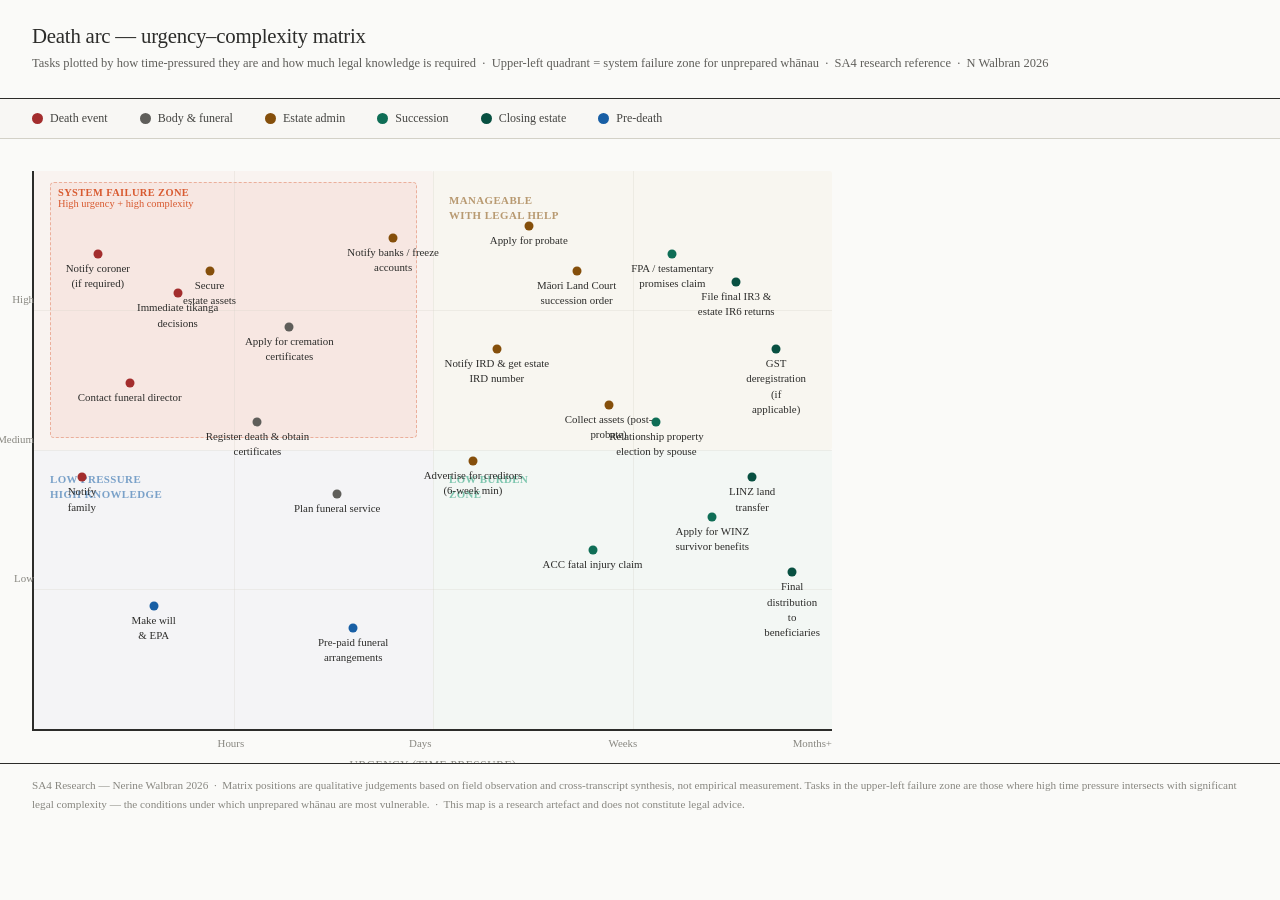
<file: 03_urgency_complexity_matrix.html>
<!DOCTYPE html>
<html lang="en">
<head>
<meta charset="UTF-8">
<meta name="viewport" content="width=device-width, initial-scale=1.0">
<title>Death Arc — Urgency–Complexity Matrix</title>
<style>
*{box-sizing:border-box;margin:0;padding:0}
body{font-family:'Georgia',serif;background:#FAFAF8;color:#2C2C2A;font-size:13px}
.hdr{padding:1.5rem 2rem;border-bottom:1.5px solid #2C2C2A}
.hdr h1{font-size:1.3rem;font-weight:normal;letter-spacing:-0.01em}
.hdr p{font-size:0.78rem;color:#5F5E5A;margin-top:0.35rem;line-height:1.6}
.legend{display:flex;flex-wrap:wrap;gap:0.6rem 2rem;padding:0.75rem 2rem;border-bottom:1px solid #D3D1C7;background:#F8F7F4}
.li{display:flex;align-items:center;gap:7px;font-size:0.75rem;color:#444441}
.ld{width:11px;height:11px;border-radius:50%;flex-shrink:0}
.chart-wrap{padding:2rem;overflow-x:auto}
.chart{position:relative;width:800px;height:560px;border-left:2px solid #2C2C2A;border-bottom:2px solid #2C2C2A}
.q{position:absolute;border-radius:2px}
.q-label{position:absolute;font-size:0.68rem;letter-spacing:0.04em;text-transform:uppercase;font-weight:bold;opacity:0.55;line-height:1.4}
.dot{position:absolute;width:9px;height:9px;border-radius:50%;transform:translate(-50%,-50%);cursor:default;z-index:2}
.label{position:absolute;font-size:0.68rem;line-height:1.4;max-width:110px;z-index:3;color:#2C2C2A;transform:translate(-50%,7px);text-align:center;pointer-events:none}
.axis-label{position:absolute;font-size:0.72rem;color:#888780;letter-spacing:0.05em;text-transform:uppercase}
.tick{position:absolute;font-size:0.68rem;color:#888780}
.axis-line{position:absolute;background:#D3D1C7}
.ft{font-size:0.7rem;color:#888780;padding:0.75rem 2rem;border-top:1.5px solid #2C2C2A;line-height:1.7}
.failure-zone{position:absolute;background:rgba(216,90,48,0.07);border:1px dashed rgba(216,90,48,0.4);border-radius:4px}
.fz-label{position:absolute;font-size:0.65rem;color:#D85A30;font-weight:bold;letter-spacing:0.04em;text-transform:uppercase}
</style>
</head>
<body>
<div class="hdr">
  <h1>Death arc — urgency–complexity matrix</h1>
  <p>Tasks plotted by how time-pressured they are and how much legal knowledge is required &nbsp;·&nbsp; Upper-left quadrant = system failure zone for unprepared whānau &nbsp;·&nbsp; SA4 research reference &nbsp;·&nbsp; N Walbran 2026</p>
</div>
<div class="legend">
  <div class="li"><div class="ld" style="background:#A32D2D"></div>Death event</div>
  <div class="li"><div class="ld" style="background:#5F5E5A"></div>Body &amp; funeral</div>
  <div class="li"><div class="ld" style="background:#854F0B"></div>Estate admin</div>
  <div class="li"><div class="ld" style="background:#0F6E56"></div>Succession</div>
  <div class="li"><div class="ld" style="background:#085041"></div>Closing estate</div>
  <div class="li"><div class="ld" style="background:#185FA5"></div>Pre-death</div>
</div>
<div class="chart-wrap">
<div class="chart" id="chart">

  <!-- Quadrant backgrounds -->
  <div class="q" style="left:0;top:0;width:50%;height:50%;background:rgba(216,90,48,0.04)"></div>
  <div class="q" style="left:50%;top:0;width:50%;height:50%;background:rgba(186,117,23,0.03)"></div>
  <div class="q" style="left:0;top:50%;width:50%;height:50%;background:rgba(83,74,183,0.03)"></div>
  <div class="q" style="left:50%;top:50%;width:50%;height:50%;background:rgba(30,158,117,0.03)"></div>

  <!-- Failure zone highlight -->
  <div class="failure-zone" style="left:2%;top:2%;width:46%;height:46%"></div>
  <div class="fz-label" style="left:3%;top:3%">System failure zone<br><span style="font-weight:normal;text-transform:none;letter-spacing:0">High urgency + high complexity</span></div>

  <!-- Quadrant labels -->
  <div class="q-label" style="left:52%;top:4%;color:#854F0B">Manageable<br>with legal help</div>
  <div class="q-label" style="left:2%;top:54%;color:#185FA5">Low pressure<br>high knowledge</div>
  <div class="q-label" style="left:52%;top:54%;color:#1D9E75">Low burden<br>zone</div>

  <!-- Axis tick lines -->
  <div class="axis-line" style="left:25%;top:0;width:1px;height:100%;opacity:0.3"></div>
  <div class="axis-line" style="left:50%;top:0;width:1px;height:100%;opacity:0.3"></div>
  <div class="axis-line" style="left:75%;top:0;width:1px;height:100%;opacity:0.3"></div>
  <div class="axis-line" style="left:0;top:25%;width:100%;height:1px;opacity:0.3"></div>
  <div class="axis-line" style="left:0;top:50%;width:100%;height:1px;opacity:0.3"></div>
  <div class="axis-line" style="left:0;top:75%;width:100%;height:1px;opacity:0.3"></div>

  <!-- X axis ticks -->
  <div class="tick" style="left:23%;bottom:-20px">Hours</div>
  <div class="tick" style="left:47%;bottom:-20px">Days</div>
  <div class="tick" style="left:72%;bottom:-20px">Weeks</div>
  <div class="tick" style="right:0;bottom:-20px">Months+</div>

  <!-- Y axis ticks -->
  <div class="tick" style="left:-48px;top:72%;width:48px;text-align:right">Low</div>
  <div class="tick" style="left:-60px;top:47%;width:60px;text-align:right">Medium</div>
  <div class="tick" style="left:-48px;top:22%;width:48px;text-align:right">High</div>

  <!-- Y axis label -->
  <div class="axis-label" style="left:-88px;top:50%;transform:rotate(-90deg) translateX(-50%);transform-origin:left center;white-space:nowrap">Legal complexity</div>

  <!-- X axis label -->
  <div class="axis-label" style="bottom:-42px;left:50%;transform:translateX(-50%);white-space:nowrap">Urgency (time pressure)</div>

  <!-- DOTS AND LABELS -->
  <!-- x: 0=left(immediate) 100=right(months) | y: 0=top(high complexity) 100=bottom(low) -->

  <!-- Death event tasks -->
  <div class="dot" style="left:8%;top:15%;background:#A32D2D" title="Notify coroner"></div>
  <div class="label" style="left:8%;top:15%">Notify coroner<br>(if required)</div>

  <div class="dot" style="left:12%;top:38%;background:#A32D2D" title="Contact funeral director"></div>
  <div class="label" style="left:12%;top:38%">Contact funeral director</div>

  <div class="dot" style="left:6%;top:55%;background:#A32D2D" title="Notify family"></div>
  <div class="label" style="left:6%;top:55%">Notify<br>family</div>

  <div class="dot" style="left:18%;top:22%;background:#A32D2D" title="Immediate tikanga decisions"></div>
  <div class="label" style="left:18%;top:22%">Immediate tikanga<br>decisions</div>

  <!-- Body & funeral tasks -->
  <div class="dot" style="left:32%;top:28%;background:#5F5E5A" title="Apply for cremation certificates"></div>
  <div class="label" style="left:32%;top:28%">Apply for cremation certificates</div>

  <div class="dot" style="left:28%;top:45%;background:#5F5E5A" title="Register death / death certificate"></div>
  <div class="label" style="left:28%;top:45%">Register death &amp; obtain certificates</div>

  <div class="dot" style="left:38%;top:58%;background:#5F5E5A" title="Plan funeral service"></div>
  <div class="label" style="left:38%;top:58%">Plan funeral service</div>

  <!-- Estate admin tasks -->
  <div class="dot" style="left:22%;top:18%;background:#854F0B" title="Secure estate assets"></div>
  <div class="label" style="left:22%;top:18%">Secure<br>estate assets</div>

  <div class="dot" style="left:45%;top:12%;background:#854F0B" title="Notify banks"></div>
  <div class="label" style="left:45%;top:12%">Notify banks / freeze accounts</div>

  <div class="dot" style="left:62%;top:10%;background:#854F0B" title="Apply for probate"></div>
  <div class="label" style="left:62%;top:10%">Apply for probate</div>

  <div class="dot" style="left:68%;top:18%;background:#854F0B" title="Māori Land Court succession"></div>
  <div class="label" style="left:68%;top:18%">Māori Land Court succession order</div>

  <div class="dot" style="left:58%;top:32%;background:#854F0B" title="Notify IRD / estate IRD number"></div>
  <div class="label" style="left:58%;top:32%">Notify IRD &amp; get estate IRD number</div>

  <div class="dot" style="left:72%;top:42%;background:#854F0B" title="Collect assets"></div>
  <div class="label" style="left:72%;top:42%">Collect assets (post-probate)</div>

  <div class="dot" style="left:55%;top:52%;background:#854F0B" title="Advertise for creditors"></div>
  <div class="label" style="left:55%;top:52%">Advertise for creditors<br>(6-week min)</div>

  <!-- Succession tasks -->
  <div class="dot" style="left:80%;top:15%;background:#0F6E56" title="FPA claim"></div>
  <div class="label" style="left:80%;top:15%">FPA / testamentary<br>promises claim</div>

  <div class="dot" style="left:78%;top:45%;background:#0F6E56" title="Relationship property election"></div>
  <div class="label" style="left:78%;top:45%">Relationship property election by spouse</div>

  <div class="dot" style="left:85%;top:62%;background:#0F6E56" title="Apply for survivor benefits"></div>
  <div class="label" style="left:85%;top:62%">Apply for WINZ survivor benefits</div>

  <div class="dot" style="left:70%;top:68%;background:#0F6E56" title="ACC claim"></div>
  <div class="label" style="left:70%;top:68%">ACC fatal injury claim</div>

  <!-- Closing estate tasks -->
  <div class="dot" style="left:88%;top:20%;background:#085041" title="File final tax returns"></div>
  <div class="label" style="left:88%;top:20%">File final IR3 &amp; estate IR6 returns</div>

  <div class="dot" style="left:93%;top:32%;background:#085041" title="GST deregistration"></div>
  <div class="label" style="left:93%;top:32%">GST deregistration<br>(if applicable)</div>

  <div class="dot" style="left:90%;top:55%;background:#085041" title="LINZ land transmission"></div>
  <div class="label" style="left:90%;top:55%">LINZ land<br>transfer</div>

  <div class="dot" style="left:95%;top:72%;background:#085041" title="Final distribution"></div>
  <div class="label" style="left:95%;top:72%">Final distribution to beneficiaries</div>

  <!-- Pre-death tasks -->
  <div class="dot" style="left:15%;top:78%;background:#185FA5" title="Make will"></div>
  <div class="label" style="left:15%;top:78%">Make will<br>&amp; EPA</div>

  <div class="dot" style="left:40%;top:82%;background:#185FA5" title="Pre-paid funeral"></div>
  <div class="label" style="left:40%;top:82%">Pre-paid funeral<br>arrangements</div>

</div>
</div>
<div class="ft">
  SA4 Research — Nerine Walbran 2026 &nbsp;·&nbsp; Matrix positions are qualitative judgements based on field observation and cross-transcript synthesis, not empirical measurement. Tasks in the upper-left failure zone are those where high time pressure intersects with significant legal complexity — the conditions under which unprepared whānau are most vulnerable. &nbsp;·&nbsp; This map is a research artefact and does not constitute legal advice.
</div>
</body>
</html>
</file>
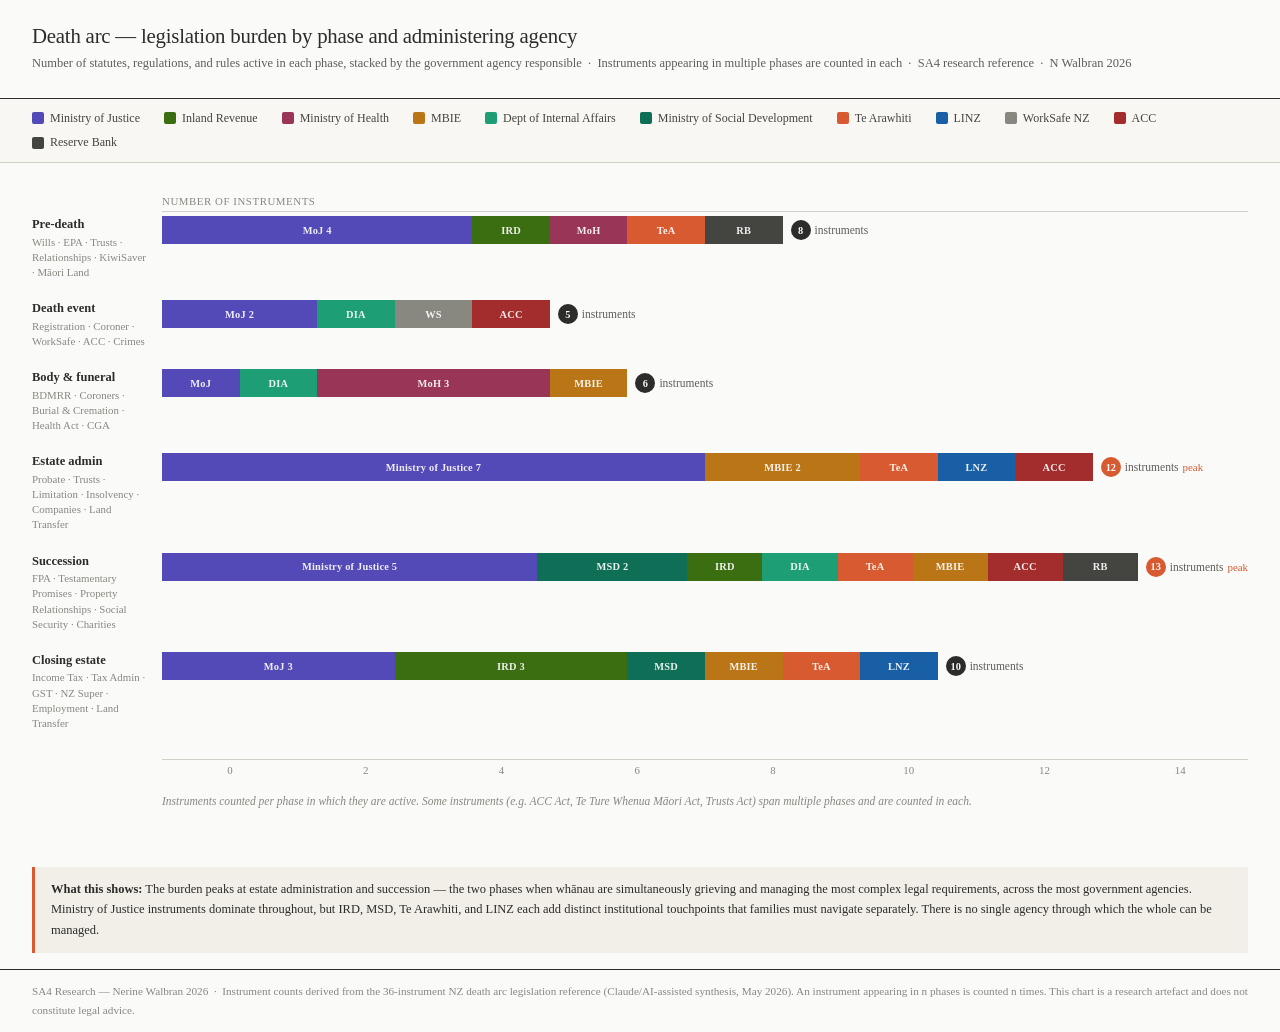
<file: 04_burden_chart.html>
<!DOCTYPE html>
<html lang="en">
<head>
<meta charset="UTF-8">
<meta name="viewport" content="width=device-width, initial-scale=1.0">
<title>Death Arc — Legislation Burden Chart by Phase</title>
<style>
*{box-sizing:border-box;margin:0;padding:0}
body{font-family:'Georgia',serif;background:#FAFAF8;color:#2C2C2A;font-size:13px}
.hdr{padding:1.5rem 2rem;border-bottom:1.5px solid #2C2C2A}
.hdr h1{font-size:1.3rem;font-weight:normal;letter-spacing:-0.01em}
.hdr p{font-size:0.78rem;color:#5F5E5A;margin-top:0.35rem;line-height:1.6}
.legend{display:flex;flex-wrap:wrap;gap:0.6rem 1.5rem;padding:0.75rem 2rem;border-bottom:1px solid #D3D1C7;background:#F8F7F4}
.li{display:flex;align-items:center;gap:6px;font-size:0.75rem;color:#444441}
.ld{width:12px;height:12px;border-radius:2px;flex-shrink:0}
.chart-wrap{padding:2rem 2rem 2.5rem}
.chart{display:flex;flex-direction:column;gap:0}
.phase-row{display:flex;align-items:stretch;margin-bottom:1.25rem}
.phase-label{width:130px;min-width:130px;padding-right:1rem;font-size:0.75rem;display:flex;flex-direction:column;justify-content:center;line-height:1.4}
.phase-label small{font-size:0.68rem;color:#888780;display:block;margin-top:1px}
.bars-col{flex:1;display:flex;flex-direction:column;gap:3px}
.bar-row{display:flex;align-items:center;height:28px;gap:0}
.seg{height:100%;display:flex;align-items:center;justify-content:center;font-size:0.65rem;color:rgba(255,255,255,0.9);font-weight:bold;letter-spacing:0.02em;transition:opacity 0.15s;min-width:4px;position:relative}
.seg:hover{opacity:0.85}
.seg-label{white-space:nowrap;overflow:hidden;text-overflow:ellipsis;padding:0 5px}
.count-label{margin-left:8px;font-size:0.72rem;color:#5F5E5A;white-space:nowrap;display:flex;align-items:center}
.total-dot{display:inline-block;width:20px;height:20px;border-radius:50%;background:#2C2C2A;color:#FAFAF8;font-size:0.65rem;font-weight:bold;display:inline-flex;align-items:center;justify-content:center;margin-right:4px;flex-shrink:0}
.x-axis{display:flex;margin-left:130px;margin-top:0.25rem;padding-bottom:0.5rem}
.x-tick{font-size:0.68rem;color:#888780;flex:1;text-align:center}
.x-rule{margin-left:130px;height:1px;background:#D3D1C7;margin-bottom:0.25rem}
.note-row{margin-left:130px;margin-top:0.5rem;font-size:0.72rem;color:#888780;line-height:1.6;font-style:italic}
.insight{margin:1rem 2rem;padding:0.75rem 1rem;background:#F1EFE8;border-left:3px solid #D85A30;border-radius:0;font-size:0.78rem;line-height:1.65;color:#2C2C2A}
.ft{font-size:0.7rem;color:#888780;padding:0.75rem 2rem;border-top:1.5px solid #2C2C2A;line-height:1.7}

/* Agency colors */
.moj{background:#534AB7}
.ird{background:#3B6D11}
.moh{background:#993556}
.mbie{background:#BA7517}
.dia{background:#1D9E75}
.msd{background:#0F6E56}
.te-arawhiti{background:#D85A30}
.linz{background:#185FA5}
.worksafe{background:#888780}
.acc{background:#A32D2D}
.rbnz{background:#444441}
</style>
</head>
<body>
<div class="hdr">
  <h1>Death arc — legislation burden by phase and administering agency</h1>
  <p>Number of statutes, regulations, and rules active in each phase, stacked by the government agency responsible &nbsp;·&nbsp; Instruments appearing in multiple phases are counted in each &nbsp;·&nbsp; SA4 research reference &nbsp;·&nbsp; N Walbran 2026</p>
</div>
<div class="legend">
  <div class="li"><div class="ld moj"></div>Ministry of Justice</div>
  <div class="li"><div class="ld ird"></div>Inland Revenue</div>
  <div class="li"><div class="ld moh"></div>Ministry of Health</div>
  <div class="li"><div class="ld mbie"></div>MBIE</div>
  <div class="li"><div class="ld dia"></div>Dept of Internal Affairs</div>
  <div class="li"><div class="ld msd"></div>Ministry of Social Development</div>
  <div class="li"><div class="ld te-arawhiti"></div>Te Arawhiti</div>
  <div class="li"><div class="ld linz"></div>LINZ</div>
  <div class="li"><div class="ld worksafe"></div>WorkSafe NZ</div>
  <div class="li"><div class="ld acc"></div>ACC</div>
  <div class="li"><div class="ld rbnz"></div>Reserve Bank</div>
</div>

<div class="chart-wrap">
<div style="margin-left:130px;margin-bottom:4px;font-size:0.68rem;color:#888780;text-transform:uppercase;letter-spacing:0.05em">Number of instruments</div>
<div class="x-rule"></div>

<div class="chart">

<!-- PRE-DEATH: MoJ:4, IRD:1, MoH:1, Te Arawhiti:1, RBNZ:1 = 8 -->
<div class="phase-row">
  <div class="phase-label"><span style="font-weight:bold;font-size:0.78rem">Pre-death</span><small>Wills · EPA · Trusts · Relationships · KiwiSaver · Māori Land</small></div>
  <div class="bars-col">
    <div class="bar-row">
      <div class="seg moj" style="width:calc(4/14*100%)"><span class="seg-label">MoJ 4</span></div>
      <div class="seg ird" style="width:calc(1/14*100%)"><span class="seg-label">IRD</span></div>
      <div class="seg moh" style="width:calc(1/14*100%)"><span class="seg-label">MoH</span></div>
      <div class="seg te-arawhiti" style="width:calc(1/14*100%)"><span class="seg-label">TeA</span></div>
      <div class="seg rbnz" style="width:calc(1/14*100%)"><span class="seg-label">RB</span></div>
      <div class="count-label"><span class="total-dot">8</span>instruments</div>
    </div>
  </div>
</div>

<!-- DEATH EVENT: MoJ:2, DIA:1, WorkSafe:1, ACC:1 = 5 -->
<div class="phase-row">
  <div class="phase-label"><span style="font-weight:bold;font-size:0.78rem">Death event</span><small>Registration · Coroner · WorkSafe · ACC · Crimes</small></div>
  <div class="bars-col">
    <div class="bar-row">
      <div class="seg moj" style="width:calc(2/14*100%)"><span class="seg-label">MoJ 2</span></div>
      <div class="seg dia" style="width:calc(1/14*100%)"><span class="seg-label">DIA</span></div>
      <div class="seg worksafe" style="width:calc(1/14*100%)"><span class="seg-label">WS</span></div>
      <div class="seg acc" style="width:calc(1/14*100%)"><span class="seg-label">ACC</span></div>
      <div class="count-label"><span class="total-dot">5</span>instruments</div>
    </div>
  </div>
</div>

<!-- BODY & FUNERAL: MoJ:1, DIA:1, MoH:3, MBIE:1 = 6 -->
<div class="phase-row">
  <div class="phase-label"><span style="font-weight:bold;font-size:0.78rem">Body &amp; funeral</span><small>BDMRR · Coroners · Burial &amp; Cremation · Health Act · CGA</small></div>
  <div class="bars-col">
    <div class="bar-row">
      <div class="seg moj" style="width:calc(1/14*100%)"><span class="seg-label">MoJ</span></div>
      <div class="seg dia" style="width:calc(1/14*100%)"><span class="seg-label">DIA</span></div>
      <div class="seg moh" style="width:calc(3/14*100%)"><span class="seg-label">MoH 3</span></div>
      <div class="seg mbie" style="width:calc(1/14*100%)"><span class="seg-label">MBIE</span></div>
      <div class="count-label"><span class="total-dot">6</span>instruments</div>
    </div>
  </div>
</div>

<!-- ESTATE ADMIN: MoJ:7, MBIE:2, Te Arawhiti:1, LINZ:1, ACC:1 = 12 -->
<div class="phase-row">
  <div class="phase-label"><span style="font-weight:bold;font-size:0.78rem">Estate admin</span><small>Probate · Trusts · Limitation · Insolvency · Companies · Land Transfer</small></div>
  <div class="bars-col">
    <div class="bar-row">
      <div class="seg moj" style="width:calc(7/14*100%)"><span class="seg-label">Ministry of Justice 7</span></div>
      <div class="seg mbie" style="width:calc(2/14*100%)"><span class="seg-label">MBIE 2</span></div>
      <div class="seg te-arawhiti" style="width:calc(1/14*100%)"><span class="seg-label">TeA</span></div>
      <div class="seg linz" style="width:calc(1/14*100%)"><span class="seg-label">LNZ</span></div>
      <div class="seg acc" style="width:calc(1/14*100%)"><span class="seg-label">ACC</span></div>
      <div class="count-label"><span class="total-dot" style="background:#D85A30">12</span>instruments <span style="color:#D85A30;margin-left:4px;font-size:0.68rem">peak</span></div>
    </div>
  </div>
</div>

<!-- SUCCESSION: MoJ:5, IRD:1, MSD:2, DIA:1, MBIE:1, Te Arawhiti:1, ACC:1, RBNZ:1 = 13 -->
<div class="phase-row">
  <div class="phase-label"><span style="font-weight:bold;font-size:0.78rem">Succession</span><small>FPA · Testamentary Promises · Property Relationships · Social Security · Charities</small></div>
  <div class="bars-col">
    <div class="bar-row">
      <div class="seg moj" style="width:calc(5/14*100%)"><span class="seg-label">Ministry of Justice 5</span></div>
      <div class="seg msd" style="width:calc(2/14*100%)"><span class="seg-label">MSD 2</span></div>
      <div class="seg ird" style="width:calc(1/14*100%)"><span class="seg-label">IRD</span></div>
      <div class="seg dia" style="width:calc(1/14*100%)"><span class="seg-label">DIA</span></div>
      <div class="seg te-arawhiti" style="width:calc(1/14*100%)"><span class="seg-label">TeA</span></div>
      <div class="seg mbie" style="width:calc(1/14*100%)"><span class="seg-label">MBIE</span></div>
      <div class="seg acc" style="width:calc(1/14*100%)"><span class="seg-label">ACC</span></div>
      <div class="seg rbnz" style="width:calc(1/14*100%)"><span class="seg-label">RB</span></div>
      <div class="count-label"><span class="total-dot" style="background:#D85A30">13</span>instruments <span style="color:#D85A30;margin-left:4px;font-size:0.68rem">peak</span></div>
    </div>
  </div>
</div>

<!-- CLOSING: MoJ:3, IRD:3, MSD:1, MBIE:1, Te Arawhiti:1, LINZ:1 = 10 -->
<div class="phase-row">
  <div class="phase-label"><span style="font-weight:bold;font-size:0.78rem">Closing estate</span><small>Income Tax · Tax Admin · GST · NZ Super · Employment · Land Transfer</small></div>
  <div class="bars-col">
    <div class="bar-row">
      <div class="seg moj" style="width:calc(3/14*100%)"><span class="seg-label">MoJ 3</span></div>
      <div class="seg ird" style="width:calc(3/14*100%)"><span class="seg-label">IRD 3</span></div>
      <div class="seg msd" style="width:calc(1/14*100%)"><span class="seg-label">MSD</span></div>
      <div class="seg mbie" style="width:calc(1/14*100%)"><span class="seg-label">MBIE</span></div>
      <div class="seg te-arawhiti" style="width:calc(1/14*100%)"><span class="seg-label">TeA</span></div>
      <div class="seg linz" style="width:calc(1/14*100%)"><span class="seg-label">LNZ</span></div>
      <div class="count-label"><span class="total-dot">10</span>instruments</div>
    </div>
  </div>
</div>

</div><!-- end chart -->

<div class="x-rule" style="margin-top:0.5rem"></div>
<div class="x-axis">
  <div class="x-tick">0</div>
  <div class="x-tick">2</div>
  <div class="x-tick">4</div>
  <div class="x-tick">6</div>
  <div class="x-tick">8</div>
  <div class="x-tick">10</div>
  <div class="x-tick">12</div>
  <div class="x-tick">14</div>
</div>
<div class="note-row">Instruments counted per phase in which they are active. Some instruments (e.g. ACC Act, Te Ture Whenua Māori Act, Trusts Act) span multiple phases and are counted in each.</div>

</div><!-- end chart-wrap -->

<div class="insight">
  <strong>What this shows:</strong> The burden peaks at estate administration and succession — the two phases when whānau are simultaneously grieving and managing the most complex legal requirements, across the most government agencies. Ministry of Justice instruments dominate throughout, but IRD, MSD, Te Arawhiti, and LINZ each add distinct institutional touchpoints that families must navigate separately. There is no single agency through which the whole can be managed.
</div>

<div class="ft">
  SA4 Research — Nerine Walbran 2026 &nbsp;·&nbsp; Instrument counts derived from the 36-instrument NZ death arc legislation reference (Claude/AI-assisted synthesis, May 2026). An instrument appearing in n phases is counted n times. This chart is a research artefact and does not constitute legal advice.
</div>
</body>
</html>
</file>
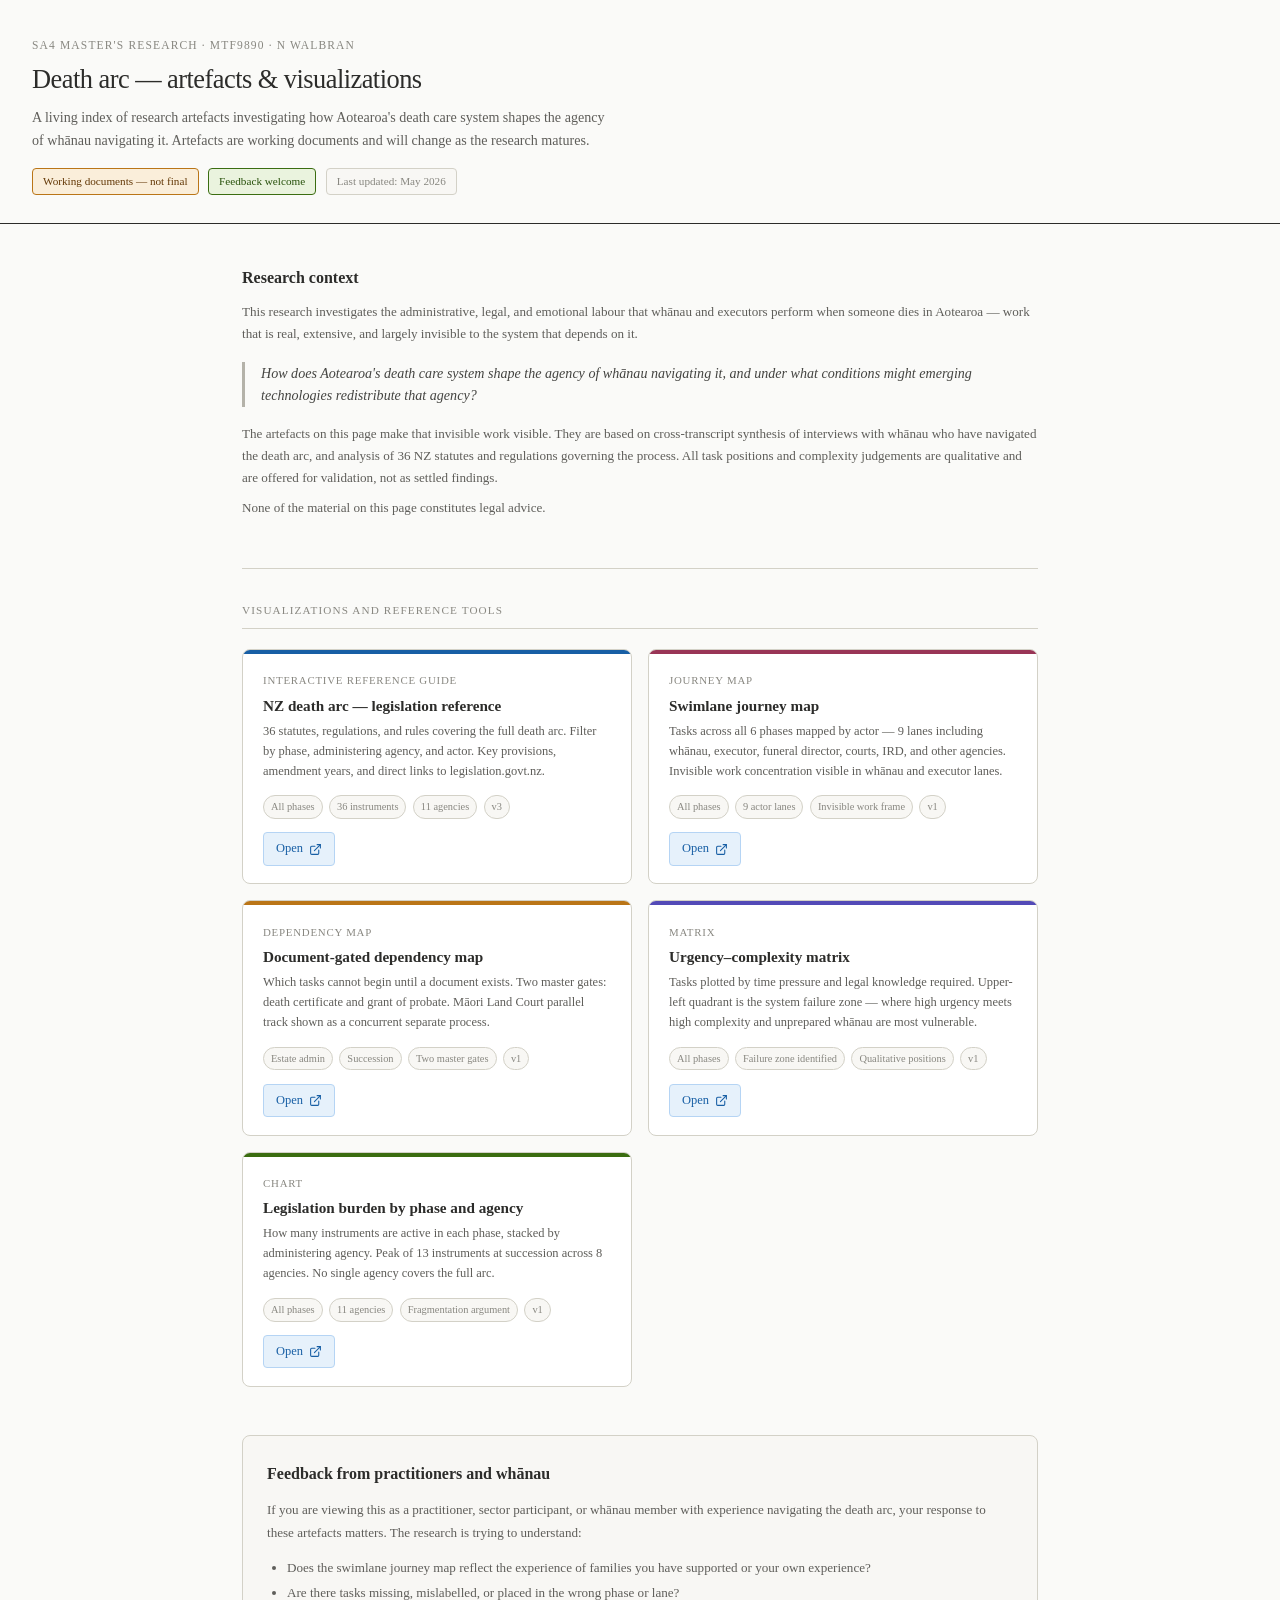
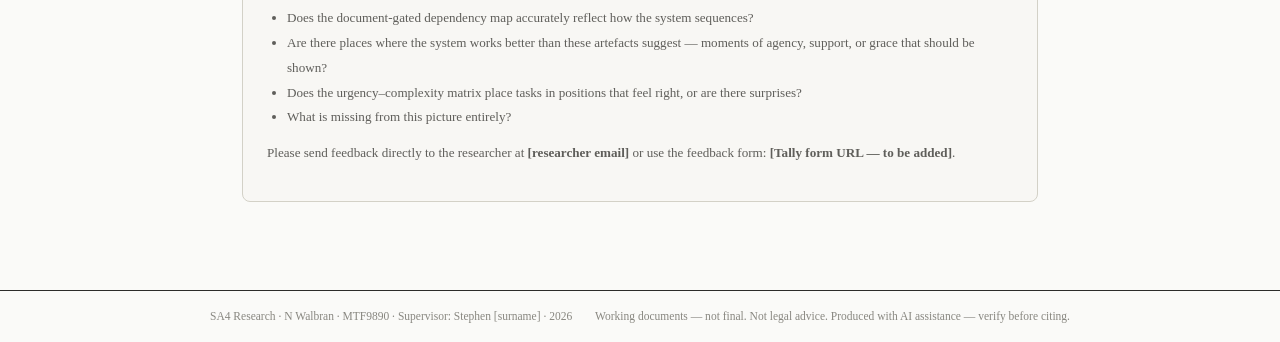
<file: index (1).html>
<!DOCTYPE html>
<html lang="en">
<head>
<meta charset="UTF-8">
<meta name="viewport" content="width=device-width, initial-scale=1.0">
<title>SA4 Research — Artefacts & Visualizations</title>
<link rel="stylesheet" href="style.css">
</head>
<body>

<header class="site-header">
  <div class="eyebrow">SA4 Master's Research · MTF9890 · N Walbran</div>
  <h1>Death arc — artefacts &amp; visualizations</h1>
  <p class="subtitle">A living index of research artefacts investigating how Aotearoa's death care system shapes the agency of whānau navigating it. Artefacts are working documents and will change as the research matures.</p>
  <div class="badge-row">
    <span class="badge badge-draft">Working documents — not final</span>
    <span class="badge badge-live">Feedback welcome</span>
    <span class="badge badge-neutral">Last updated: May 2026</span>
  </div>
</header>

<main class="site-main">

  <div class="context-block">
    <h2>Research context</h2>
    <p>This research investigates the administrative, legal, and emotional labour that whānau and executors perform when someone dies in Aotearoa — work that is real, extensive, and largely invisible to the system that depends on it.</p>
    <div class="research-question">How does Aotearoa's death care system shape the agency of whānau navigating it, and under what conditions might emerging technologies redistribute that agency?</div>
    <p>The artefacts on this page make that invisible work visible. They are based on cross-transcript synthesis of interviews with whānau who have navigated the death arc, and analysis of 36 NZ statutes and regulations governing the process. All task positions and complexity judgements are qualitative and are offered for validation, not as settled findings.</p>
    <p class="small muted">None of the material on this page constitutes legal advice.</p>
  </div>

  <hr>

  <div class="section-label">Visualizations and reference tools</div>
  <div class="card-grid">

    <div class="artefact-card">
      <div class="card-accent" style="background:#185FA5"></div>
      <div class="card-body">
        <div class="card-type">Interactive reference guide</div>
        <div class="card-title">NZ death arc — legislation reference</div>
        <div class="card-desc">36 statutes, regulations, and rules covering the full death arc. Filter by phase, administering agency, and actor. Key provisions, amendment years, and direct links to legislation.govt.nz.</div>
        <div class="card-tags">
          <span class="card-tag">All phases</span>
          <span class="card-tag">36 instruments</span>
          <span class="card-tag">11 agencies</span>
          <span class="card-tag">v3</span>
        </div>
        <a class="card-cta" href="05_legislation_reference.html">Open <svg viewBox="0 0 24 24"><path d="M18 13v6a2 2 0 0 1-2 2H5a2 2 0 0 1-2-2V8a2 2 0 0 1 2-2h6"/><polyline points="15 3 21 3 21 9"/><line x1="10" y1="14" x2="21" y2="3"/></svg></a>
      </div>
    </div>

    <div class="artefact-card">
      <div class="card-accent" style="background:#993556"></div>
      <div class="card-body">
        <div class="card-type">Journey map</div>
        <div class="card-title">Swimlane journey map</div>
        <div class="card-desc">Tasks across all 6 phases mapped by actor — 9 lanes including whānau, executor, funeral director, courts, IRD, and other agencies. Invisible work concentration visible in whānau and executor lanes.</div>
        <div class="card-tags">
          <span class="card-tag">All phases</span>
          <span class="card-tag">9 actor lanes</span>
          <span class="card-tag">Invisible work frame</span>
          <span class="card-tag">v1</span>
        </div>
        <a class="card-cta" href="01_swimlane_journey_map.html">Open <svg viewBox="0 0 24 24"><path d="M18 13v6a2 2 0 0 1-2 2H5a2 2 0 0 1-2-2V8a2 2 0 0 1 2-2h6"/><polyline points="15 3 21 3 21 9"/><line x1="10" y1="14" x2="21" y2="3"/></svg></a>
      </div>
    </div>

    <div class="artefact-card">
      <div class="card-accent" style="background:#BA7517"></div>
      <div class="card-body">
        <div class="card-type">Dependency map</div>
        <div class="card-title">Document-gated dependency map</div>
        <div class="card-desc">Which tasks cannot begin until a document exists. Two master gates: death certificate and grant of probate. Māori Land Court parallel track shown as a concurrent separate process.</div>
        <div class="card-tags">
          <span class="card-tag">Estate admin</span>
          <span class="card-tag">Succession</span>
          <span class="card-tag">Two master gates</span>
          <span class="card-tag">v1</span>
        </div>
        <a class="card-cta" href="02_dependency_map.html">Open <svg viewBox="0 0 24 24"><path d="M18 13v6a2 2 0 0 1-2 2H5a2 2 0 0 1-2-2V8a2 2 0 0 1 2-2h6"/><polyline points="15 3 21 3 21 9"/><line x1="10" y1="14" x2="21" y2="3"/></svg></a>
      </div>
    </div>

    <div class="artefact-card">
      <div class="card-accent" style="background:#534AB7"></div>
      <div class="card-body">
        <div class="card-type">Matrix</div>
        <div class="card-title">Urgency–complexity matrix</div>
        <div class="card-desc">Tasks plotted by time pressure and legal knowledge required. Upper-left quadrant is the system failure zone — where high urgency meets high complexity and unprepared whānau are most vulnerable.</div>
        <div class="card-tags">
          <span class="card-tag">All phases</span>
          <span class="card-tag">Failure zone identified</span>
          <span class="card-tag">Qualitative positions</span>
          <span class="card-tag">v1</span>
        </div>
        <a class="card-cta" href="03_urgency_complexity_matrix.html">Open <svg viewBox="0 0 24 24"><path d="M18 13v6a2 2 0 0 1-2 2H5a2 2 0 0 1-2-2V8a2 2 0 0 1 2-2h6"/><polyline points="15 3 21 3 21 9"/><line x1="10" y1="14" x2="21" y2="3"/></svg></a>
      </div>
    </div>

    <div class="artefact-card">
      <div class="card-accent" style="background:#3B6D11"></div>
      <div class="card-body">
        <div class="card-type">Chart</div>
        <div class="card-title">Legislation burden by phase and agency</div>
        <div class="card-desc">How many instruments are active in each phase, stacked by administering agency. Peak of 13 instruments at succession across 8 agencies. No single agency covers the full arc.</div>
        <div class="card-tags">
          <span class="card-tag">All phases</span>
          <span class="card-tag">11 agencies</span>
          <span class="card-tag">Fragmentation argument</span>
          <span class="card-tag">v1</span>
        </div>
        <a class="card-cta" href="04_burden_chart.html">Open <svg viewBox="0 0 24 24"><path d="M18 13v6a2 2 0 0 1-2 2H5a2 2 0 0 1-2-2V8a2 2 0 0 1 2-2h6"/><polyline points="15 3 21 3 21 9"/><line x1="10" y1="14" x2="21" y2="3"/></svg></a>
      </div>
    </div>

  </div>

  <div class="feedback-box">
    <h2>Feedback from practitioners and whānau</h2>
    <p>If you are viewing this as a practitioner, sector participant, or whānau member with experience navigating the death arc, your response to these artefacts matters. The research is trying to understand:</p>
    <ul>
      <li>Does the swimlane journey map reflect the experience of families you have supported or your own experience?</li>
      <li>Are there tasks missing, mislabelled, or placed in the wrong phase or lane?</li>
      <li>Does the document-gated dependency map accurately reflect how the system sequences?</li>
      <li>Are there places where the system works better than these artefacts suggest — moments of agency, support, or grace that should be shown?</li>
      <li>Does the urgency–complexity matrix place tasks in positions that feel right, or are there surprises?</li>
      <li>What is missing from this picture entirely?</li>
    </ul>
    <p style="margin-top:0.75rem">Please send feedback directly to the researcher at <strong>[researcher email]</strong> or use the feedback form: <strong>[Tally form URL — to be added]</strong>.</p>
  </div>

</main>

<footer class="site-footer">
  <div class="container">
    <span>SA4 Research · N Walbran · MTF9890 · Supervisor: Stephen [surname] · 2026</span>
    <span>Working documents — not final. Not legal advice. Produced with AI assistance — verify before citing.</span>
  </div>
</footer>

</body>
</html>
</file>
<file: style.css>
/* SA4 Death Care Research — Shared Stylesheet
   Used by index.html and any new pages added to the site.
   The five visualisation files (01–05) are self-contained
   and do not depend on this file so they work as standalone downloads. */

/* ── Reset ─────────────────────────────────────────── */
*, *::before, *::after { box-sizing: border-box; margin: 0; padding: 0; }

/* ── Design tokens ──────────────────────────────────── */
:root {
  --ink:        #2C2C2A;
  --ink-mid:    #444441;
  --ink-muted:  #5F5E5A;
  --ink-faint:  #888780;
  --border:     #D3D1C7;
  --border-mid: #B4B2A9;
  --surface:    #FAFAF8;
  --surface-2:  #F8F7F4;
  --surface-3:  #F1EFE8;
  --white:      #ffffff;

  /* Phase colours */
  --c-predeath:    #185FA5;
  --c-death:       #A32D2D;
  --c-funeral:     #5F5E5A;
  --c-admin:       #854F0B;
  --c-succession:  #0F6E56;
  --c-closing:     #27500A;

  /* Semantic */
  --c-info:    #185FA5;
  --c-warn:    #BA7517;
  --c-danger:  #A32D2D;
  --c-ok:      #3B6D11;

  --radius-sm: 4px;
  --radius-md: 6px;
  --radius-lg: 8px;

  --font-serif: Georgia, 'Times New Roman', serif;
  --font-sans:  system-ui, -apple-system, sans-serif;
  --font-mono:  'Courier New', monospace;
}

/* ── Base ────────────────────────────────────────────── */
html { font-size: 16px; -webkit-text-size-adjust: 100%; }

body {
  font-family: var(--font-serif);
  background: var(--surface);
  color: var(--ink);
  line-height: 1.7;
  min-height: 100vh;
}

a { color: var(--c-info); }
a:hover { text-decoration: underline; }

img, svg { display: block; max-width: 100%; }

/* ── Layout ──────────────────────────────────────────── */
.container {
  max-width: 860px;
  margin: 0 auto;
  padding: 0 2rem;
}

/* ── Header ──────────────────────────────────────────── */
.site-header {
  border-bottom: 1.5px solid var(--ink);
  padding: 2.25rem 2rem 1.75rem;
}

.site-header .container { padding: 0; }

.eyebrow {
  font-size: 0.72rem;
  text-transform: uppercase;
  letter-spacing: 0.1em;
  color: var(--ink-faint);
  margin-bottom: 0.5rem;
}

.site-header h1 {
  font-size: 1.65rem;
  font-weight: normal;
  letter-spacing: -0.02em;
  line-height: 1.2;
  margin-bottom: 0.65rem;
}

.site-header .subtitle {
  font-size: 0.88rem;
  color: var(--ink-muted);
  max-width: 580px;
  line-height: 1.65;
}

/* ── Badges ──────────────────────────────────────────── */
.badge-row { display: flex; flex-wrap: wrap; gap: 0.6rem; margin-top: 1rem; }

.badge {
  font-size: 0.7rem;
  padding: 3px 10px;
  border-radius: var(--radius-sm);
  border: 1px solid;
  font-family: var(--font-serif);
}
.badge-draft  { border-color: var(--c-warn);  color: #633806; background: #FAEEDA; }
.badge-live   { border-color: var(--c-ok);    color: #27500A; background: #EAF3DE; }
.badge-neutral{ border-color: var(--border);  color: var(--ink-faint); background: var(--surface-2); }

/* ── Main content ────────────────────────────────────── */
.site-main { padding: 2.5rem 2rem; max-width: 860px; margin: 0 auto; }

/* ── Section labels ──────────────────────────────────── */
.section-label {
  font-size: 0.7rem;
  text-transform: uppercase;
  letter-spacing: 0.1em;
  color: var(--ink-faint);
  padding-bottom: 0.5rem;
  border-bottom: 1px solid var(--border);
  margin-bottom: 1.25rem;
}

/* ── Artefact card grid ──────────────────────────────── */
.card-grid {
  display: grid;
  grid-template-columns: repeat(auto-fill, minmax(340px, 1fr));
  gap: 1rem;
  margin-bottom: 3rem;
}

.artefact-card {
  border: 0.5px solid var(--border);
  border-radius: var(--radius-lg);
  overflow: hidden;
  background: var(--white);
  transition: border-color 0.15s;
  display: flex;
  flex-direction: column;
}
.artefact-card:hover { border-color: var(--ink-faint); }

.card-accent { height: 4px; flex-shrink: 0; }

.card-body {
  padding: 1.1rem 1.25rem;
  flex: 1;
  display: flex;
  flex-direction: column;
}

.card-type {
  font-size: 0.68rem;
  text-transform: uppercase;
  letter-spacing: 0.07em;
  color: var(--ink-faint);
  margin-bottom: 0.35rem;
}

.card-title {
  font-size: 0.95rem;
  font-weight: bold;
  line-height: 1.3;
  margin-bottom: 0.4rem;
  color: var(--ink);
}

.card-desc {
  font-size: 0.78rem;
  color: var(--ink-muted);
  line-height: 1.6;
  margin-bottom: 0.85rem;
  flex: 1;
}

.card-tags {
  display: flex;
  flex-wrap: wrap;
  gap: 0.4rem;
  margin-bottom: 0.85rem;
}

.card-tag {
  font-size: 0.65rem;
  padding: 2px 7px;
  border-radius: 20px;
  border: 1px solid var(--border);
  color: var(--ink-faint);
  background: var(--surface-2);
}

.card-cta {
  display: inline-flex;
  align-items: center;
  gap: 6px;
  font-size: 0.78rem;
  color: var(--c-info);
  border: 1px solid #B5D4F4;
  border-radius: var(--radius-sm);
  padding: 5px 12px;
  background: #E6F1FB;
  text-decoration: none;
  font-family: var(--font-serif);
  transition: background 0.12s;
  align-self: flex-start;
}
.card-cta:hover { background: #B5D4F4; text-decoration: none; }
.card-cta svg { width: 13px; height: 13px; stroke: currentColor; fill: none; stroke-width: 2; stroke-linecap: round; stroke-linejoin: round; }

/* ── Context block ───────────────────────────────────── */
.context-block { margin-bottom: 3rem; }
.context-block h2 { font-size: 1rem; font-weight: bold; margin-bottom: 0.6rem; }
.context-block p  { font-size: 0.82rem; color: var(--ink-muted); line-height: 1.7; margin-bottom: 0.5rem; }

.research-question {
  font-style: italic;
  border-left: 3px solid var(--border-mid);
  padding-left: 1rem;
  margin: 1rem 0;
  font-size: 0.88rem;
  color: var(--ink-mid);
  line-height: 1.6;
}

/* ── Feedback box ────────────────────────────────────── */
.feedback-box {
  background: var(--surface-2);
  border: 1px solid var(--border);
  border-radius: var(--radius-lg);
  padding: 1.5rem;
  margin-bottom: 3rem;
}
.feedback-box h2 { font-size: 1rem; font-weight: bold; margin-bottom: 0.75rem; }
.feedback-box p  { font-size: 0.82rem; color: var(--ink-muted); line-height: 1.7; margin-bottom: 0.75rem; }
.feedback-box ul { font-size: 0.82rem; color: var(--ink-muted); padding-left: 1.25rem; line-height: 1.9; }

/* ── Back link ───────────────────────────────────────── */
.back-link {
  display: inline-flex;
  align-items: center;
  gap: 5px;
  font-size: 0.75rem;
  color: var(--ink-muted);
  text-decoration: none;
  margin-bottom: 0.6rem;
}
.back-link:hover { color: var(--ink); text-decoration: none; }
.back-link::before { content: '←'; }

/* ── Footer ──────────────────────────────────────────── */
.site-footer {
  border-top: 1.5px solid var(--ink);
  padding: 1rem 2rem;
  font-size: 0.72rem;
  color: var(--ink-faint);
  line-height: 1.7;
}
.site-footer .container {
  display: flex;
  justify-content: space-between;
  flex-wrap: wrap;
  gap: 0.5rem;
  padding: 0;
}

/* ── Utility ─────────────────────────────────────────── */
.sr-only { position: absolute; width: 1px; height: 1px; overflow: hidden; clip: rect(0,0,0,0); white-space: nowrap; }
.muted   { color: var(--ink-faint); }
.small   { font-size: 0.75rem; }
hr { border: none; border-top: 1px solid var(--border); margin: 2rem 0; }

/* ── Responsive ──────────────────────────────────────── */
@media (max-width: 600px) {
  .site-header, .site-main, .site-footer { padding-left: 1rem; padding-right: 1rem; }
  .card-grid { grid-template-columns: 1fr; }
  .site-footer .container { flex-direction: column; }
}
</file>
